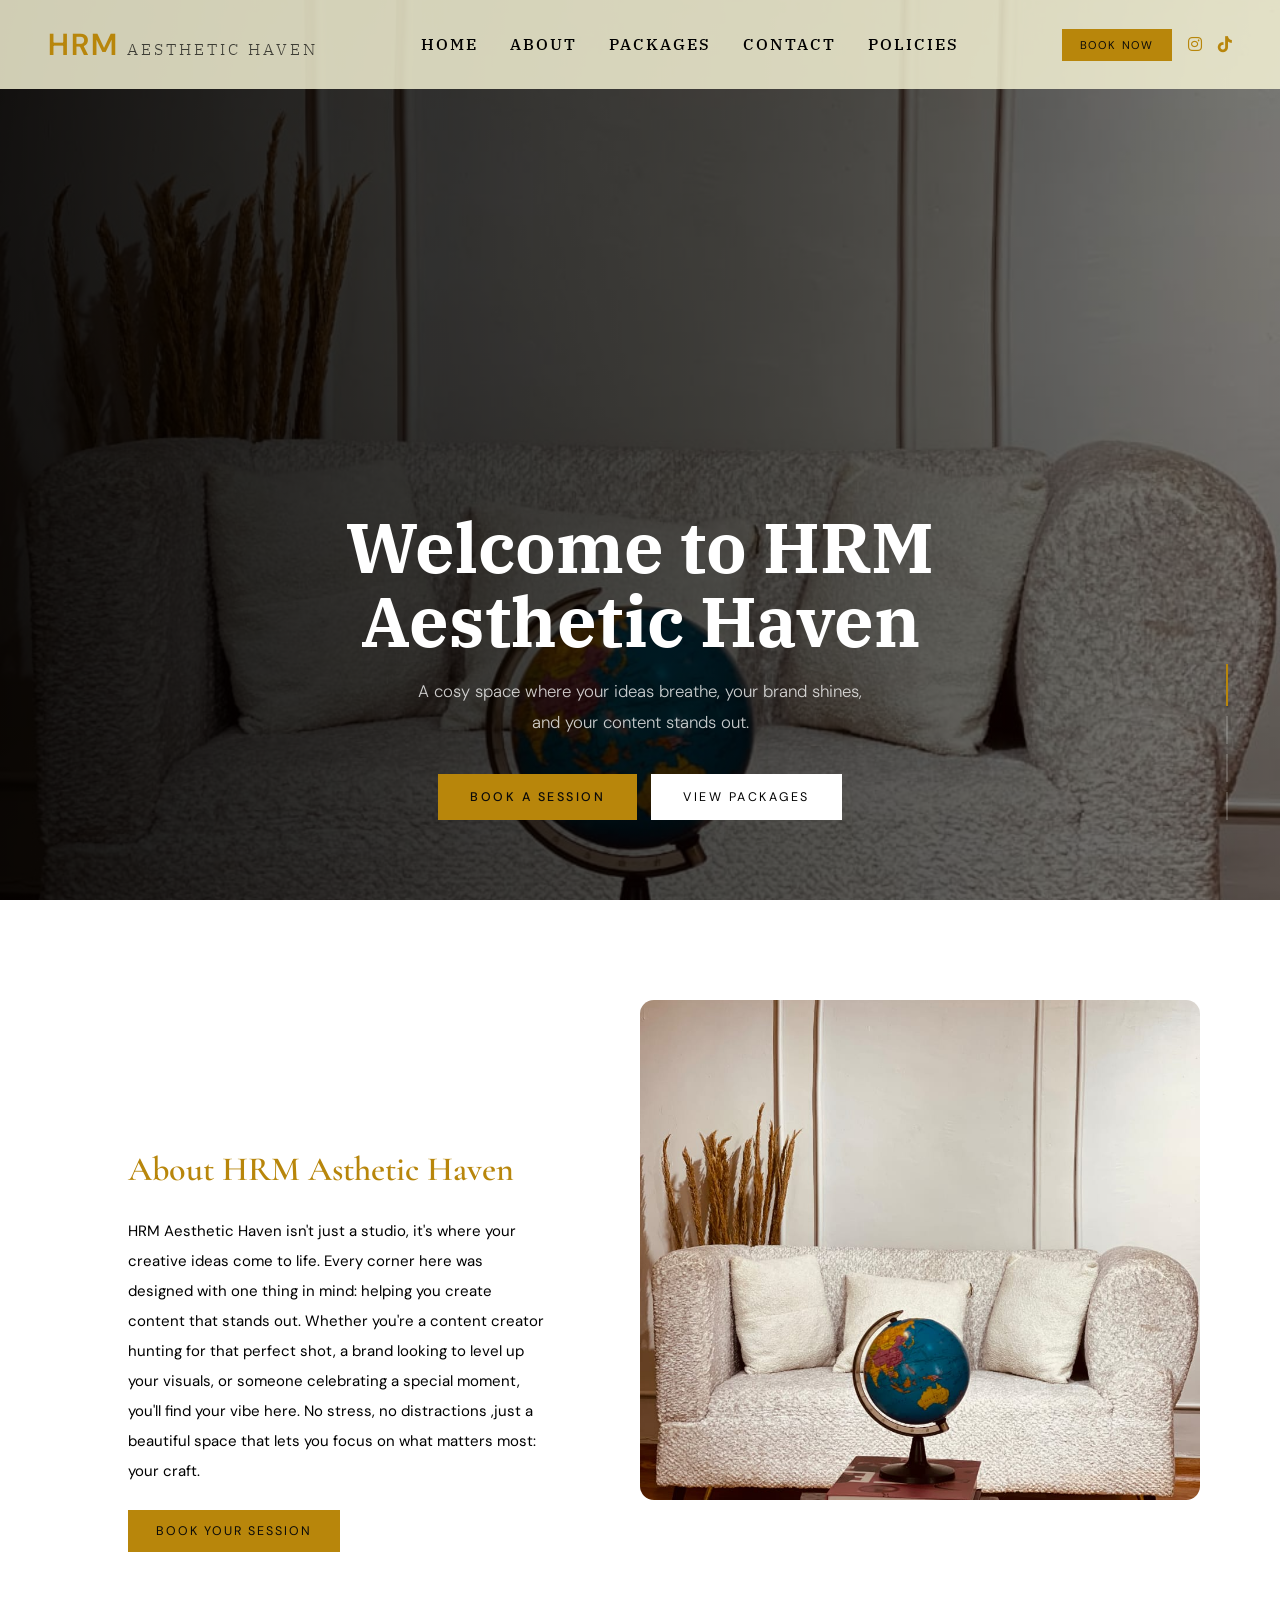
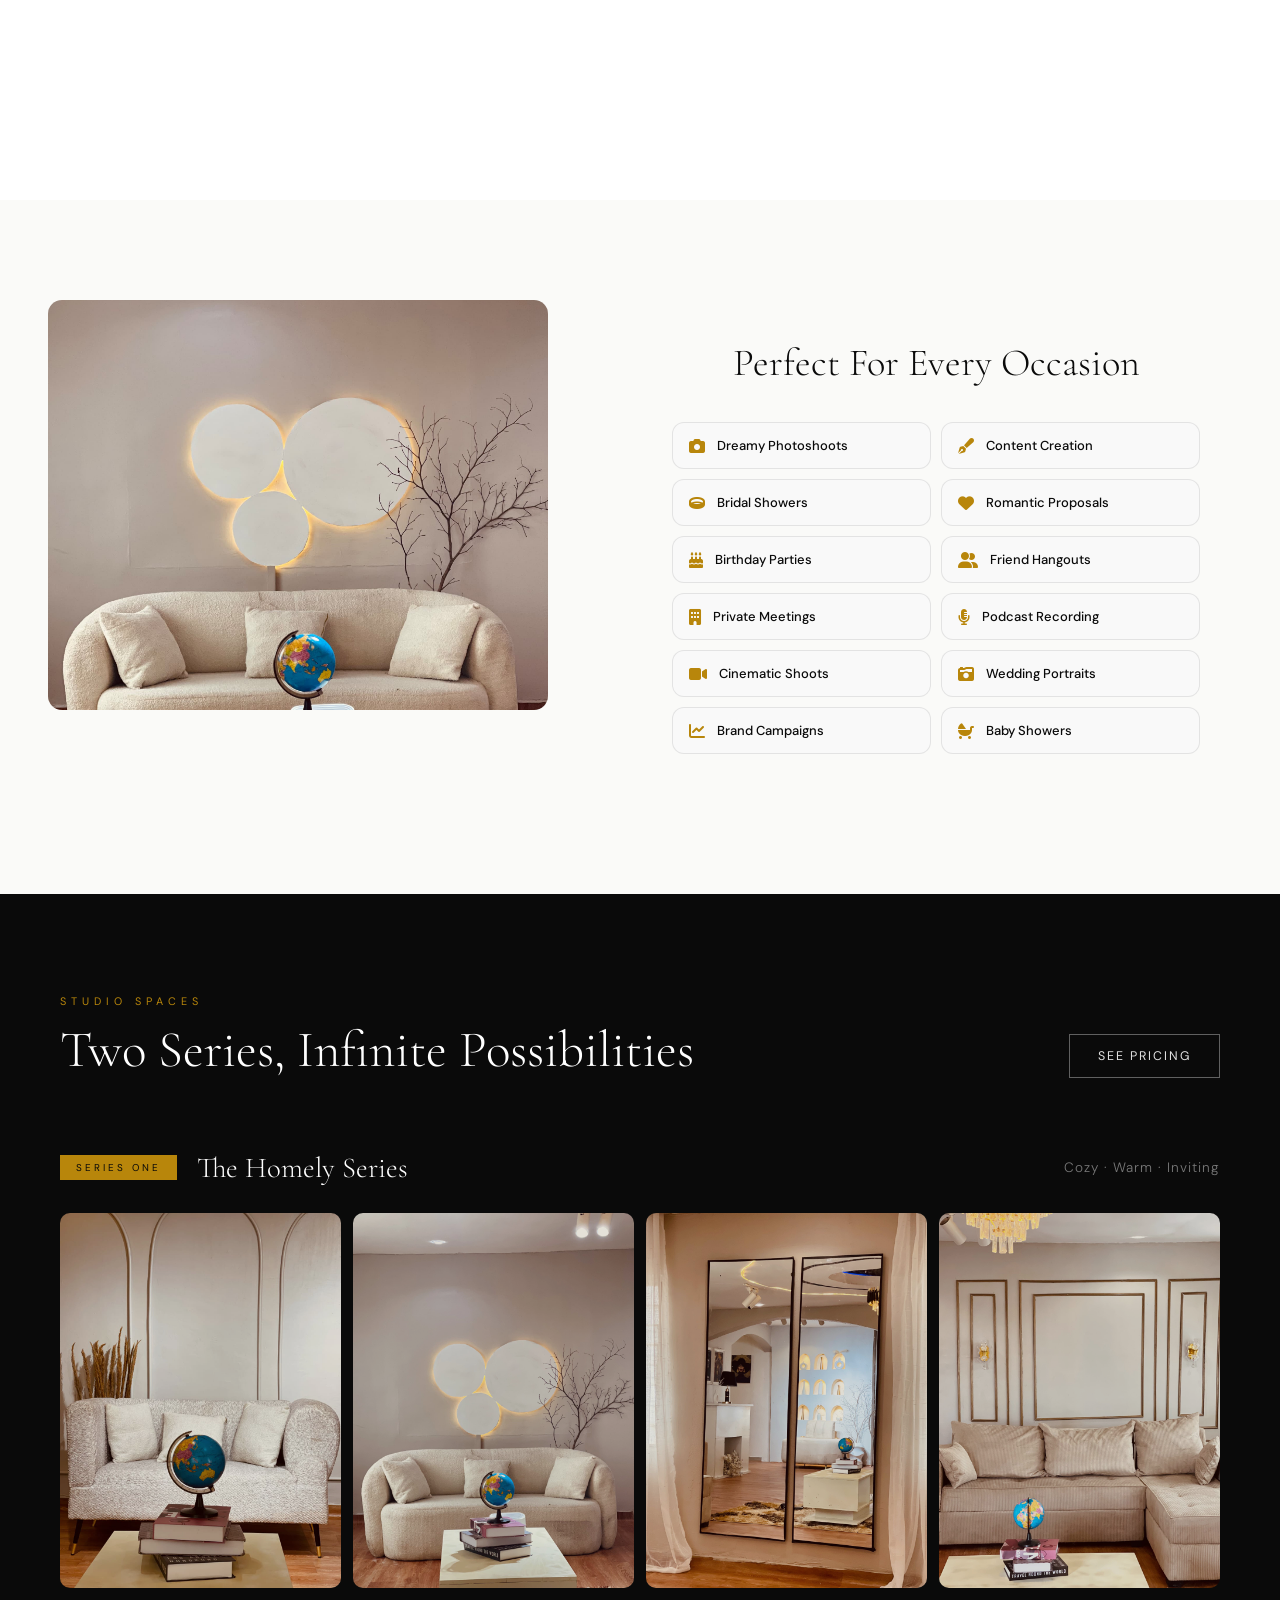
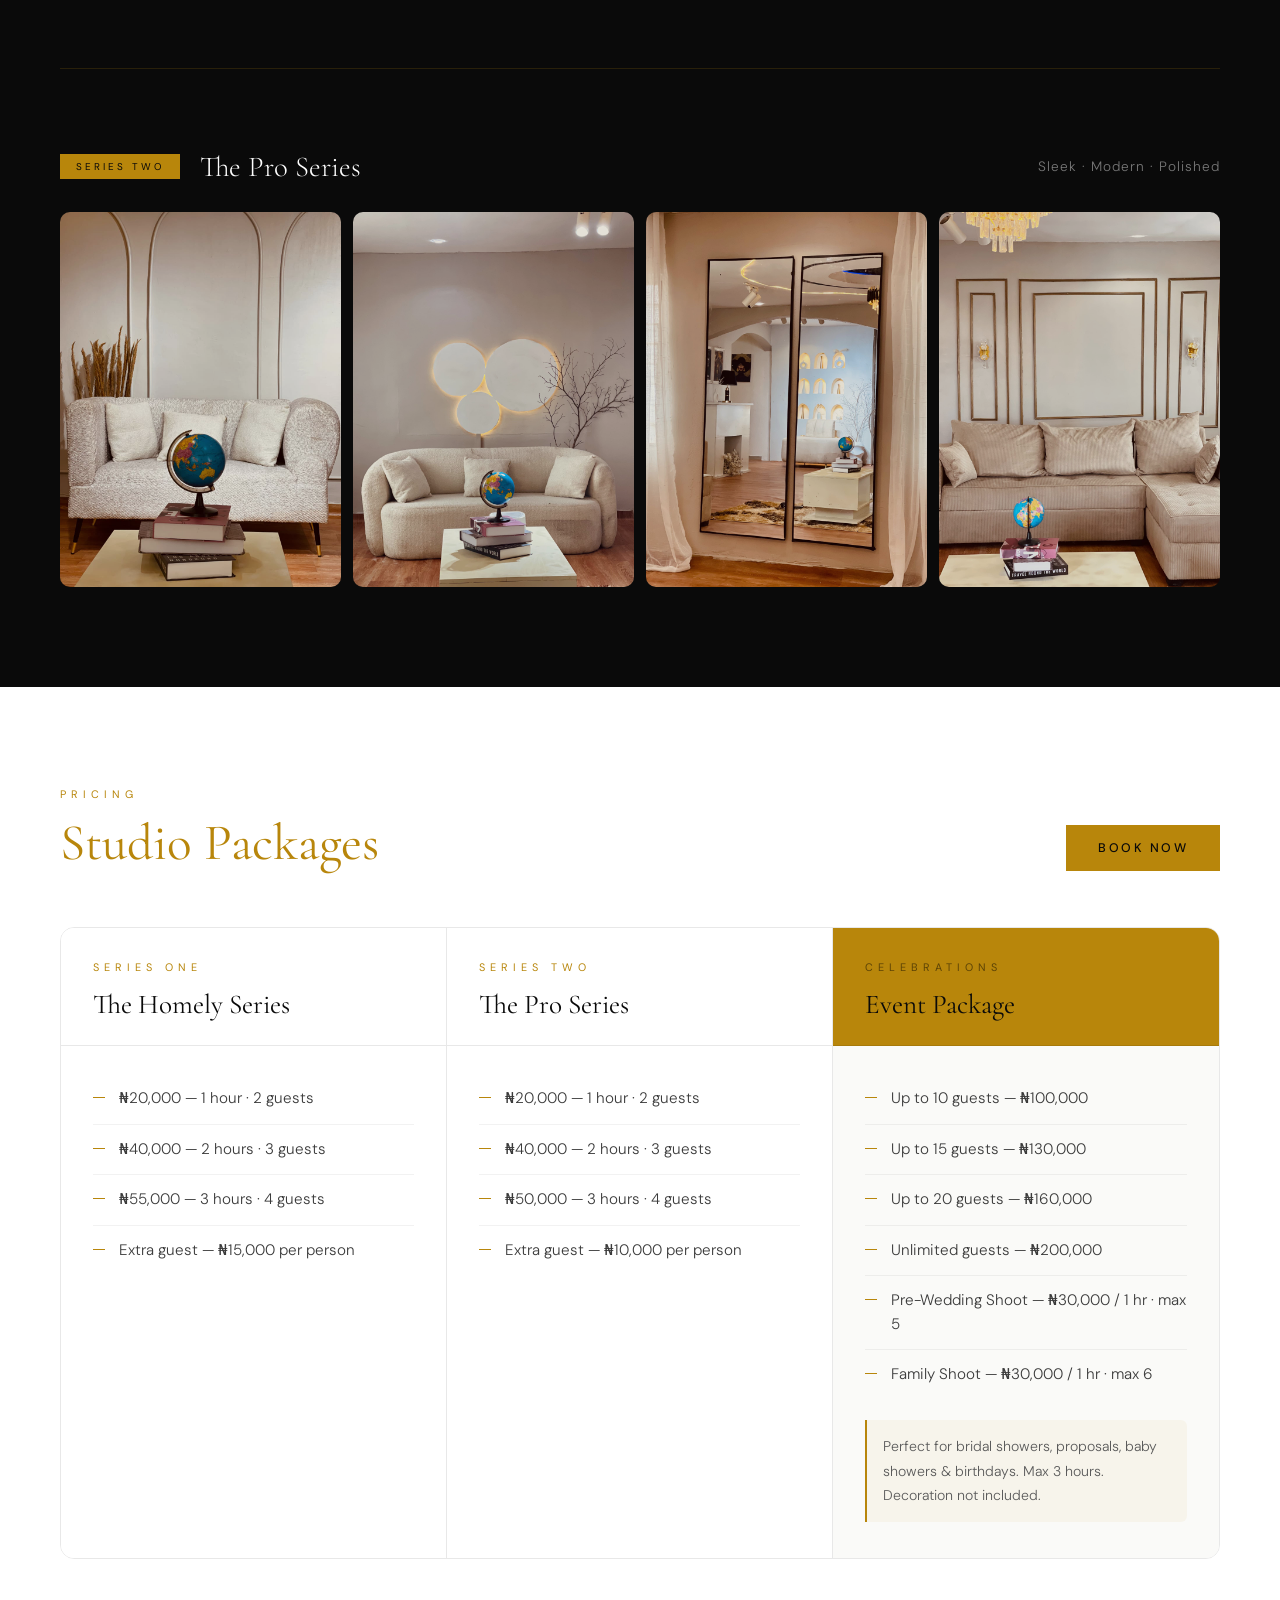
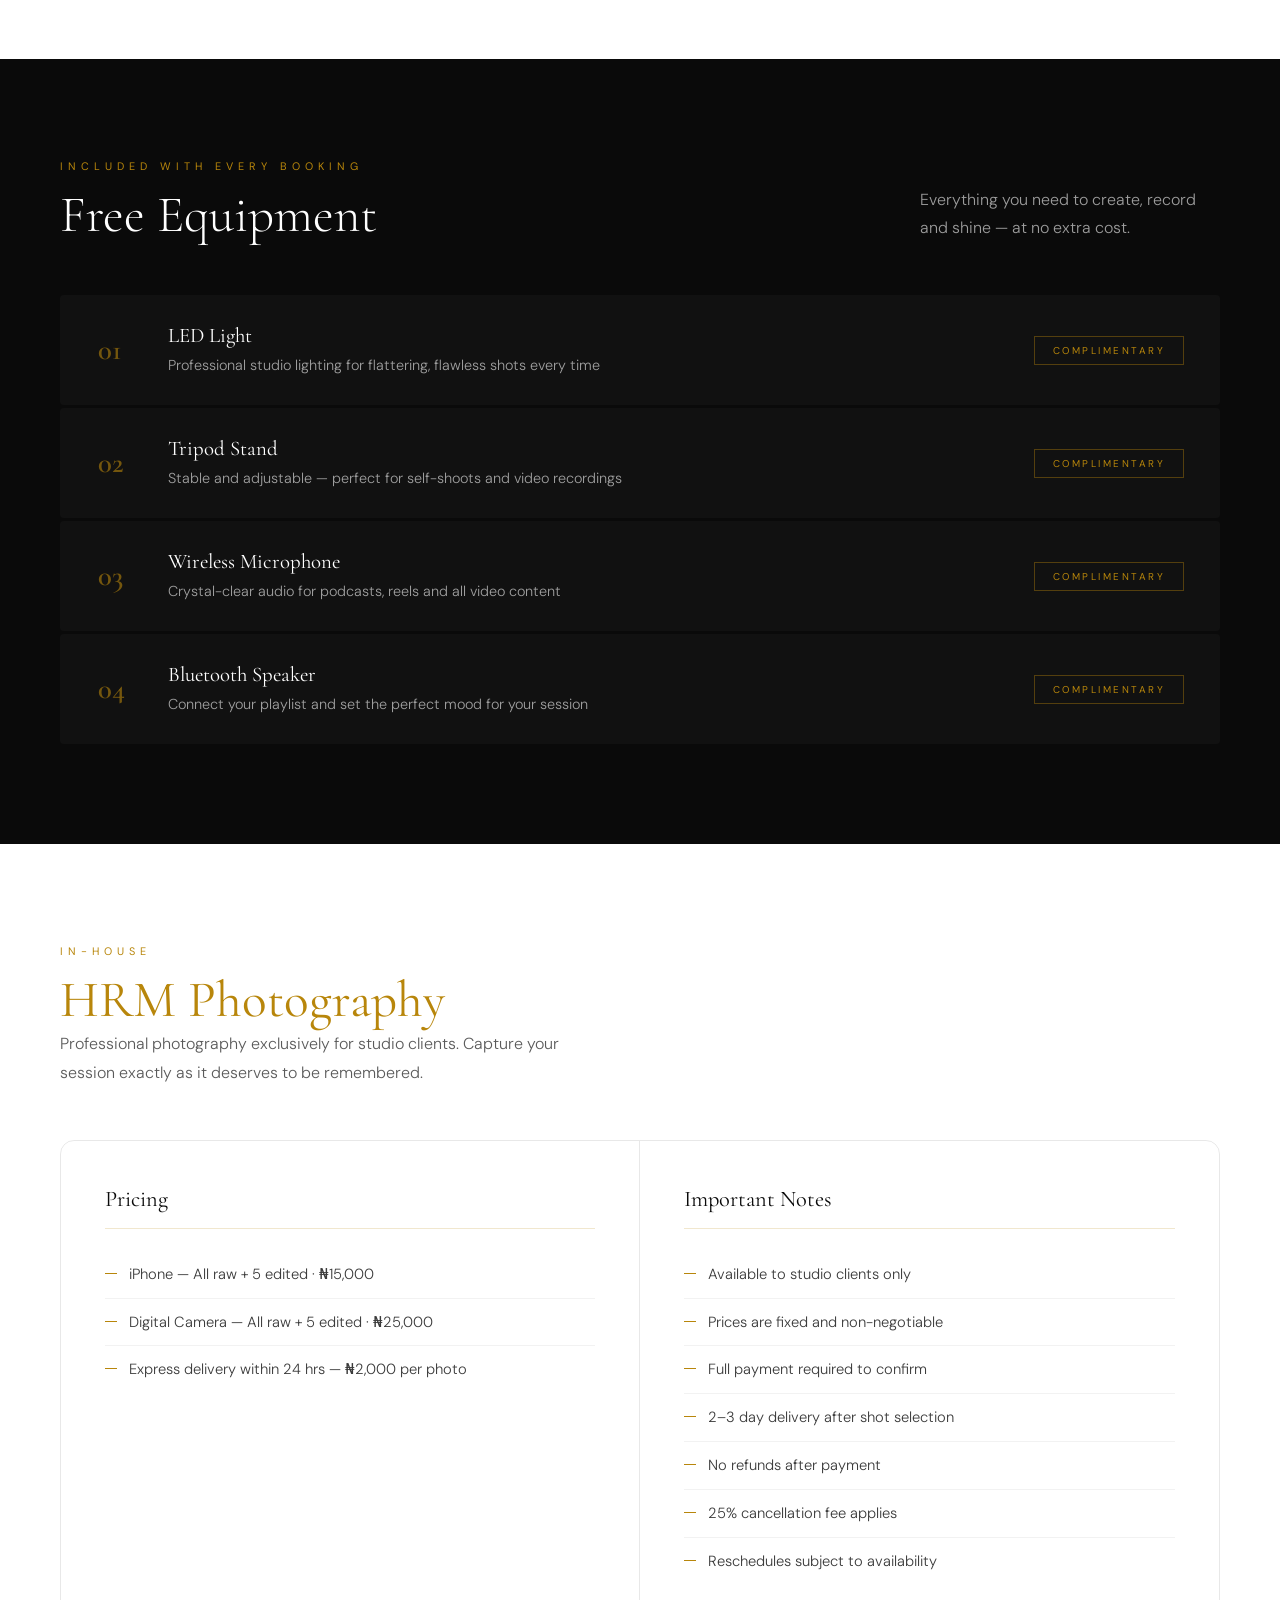
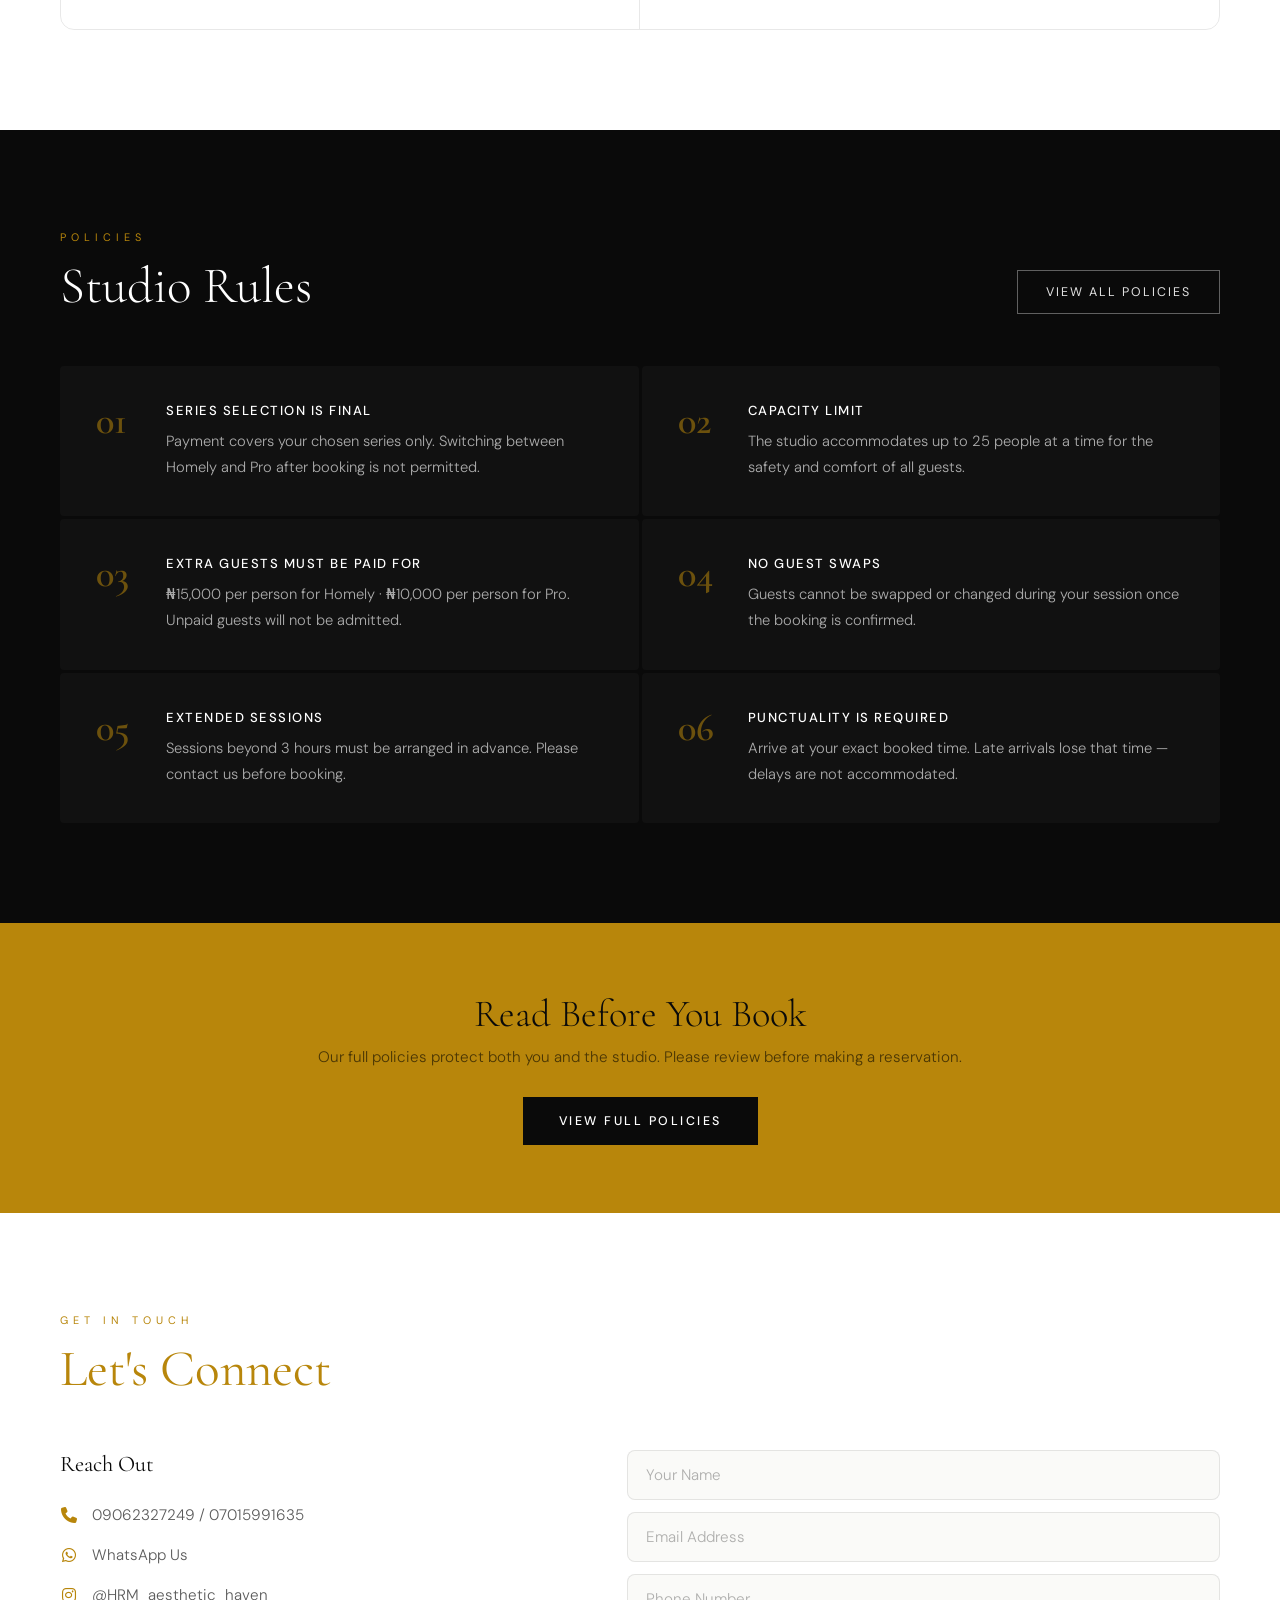
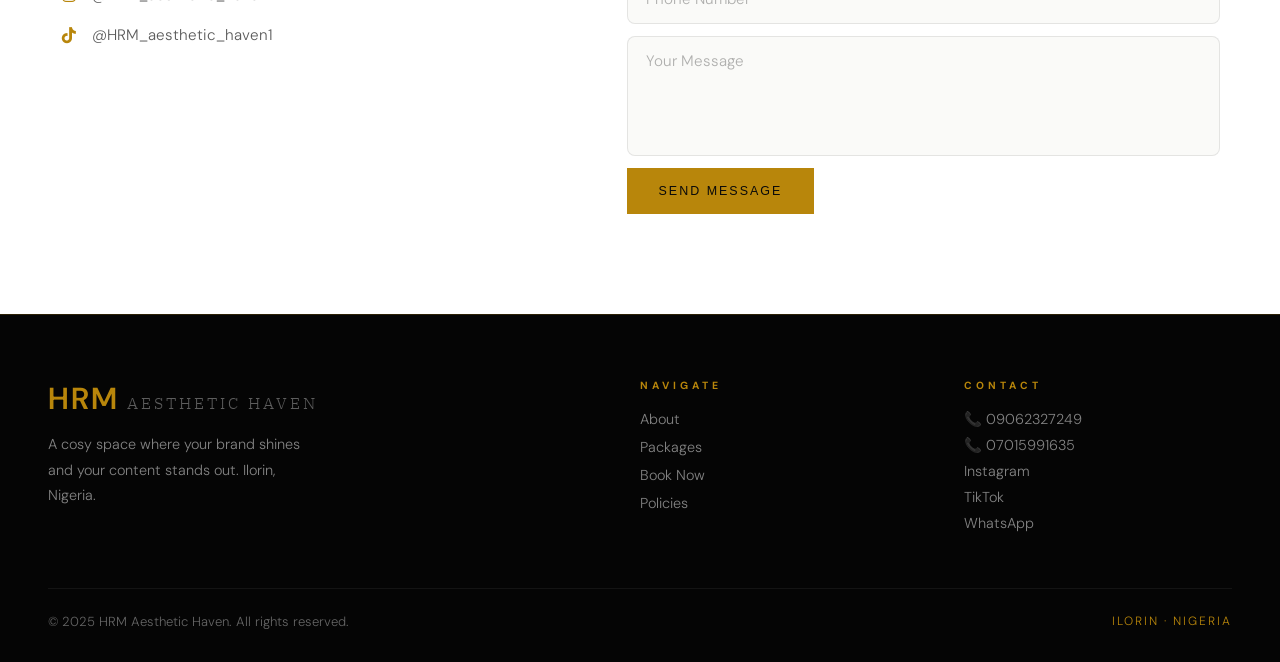
<file: index.html>
<!doctype html>
<html lang="en">
  <head>
    <meta charset="UTF-8" />
    <meta name="viewport" content="width=device-width, initial-scale=1.0" />
    <title>HRM Aesthetic Haven</title>
    <link
      href="https://fonts.googleapis.com/css2?family=Cormorant+Garamond:ital,wght@0,300;0,400;0,600;1,300;1,400;1,600&family=DM+Sans:wght@300;400;500&display=swap"
      rel="stylesheet"
    />
    <link rel="stylesheet" href="style.css" />
    <link
      href="https://fonts.googleapis.com/css2?family=IBM+Plex+Serif:wght@400;600;700&display=swap"
      rel="stylesheet"
    />
    <link
      rel="stylesheet"
      href="https://cdnjs.cloudflare.com/ajax/libs/font-awesome/6.5.0/css/all.min.css"
    />
  </head>
  <body>
    <!-- NAV
         Desktop: [Logo + name] · [centre links] · [Book Now | IG | TikTok]
         Mobile:  [Logo + name] · [IG | TikTok | Book Now | ☰]
         The "Book Now" in the overlay is a separate <li> shown only inside .open menu. -->
    <nav id="nav">
      <div class="logo">
        <span class="logo-hrm">HRM</span>
        <span class="logo-name">Aesthetic Haven</span>
      </div>

      <!-- Centre links (desktop) / full-screen overlay (mobile) -->
      <ul class="nav-links" id="navLinks">
        <li><a href="#">Home</a></li>
        <li><a href="#about">About</a></li>
        <li><a href="#packages">Packages</a></li>
        <li><a href="#contact">Contact</a></li>
        <li><a href="rules.html">Policies</a></li>
        <!-- Book Now visible only inside the mobile overlay -->
        <li class="mobile-only-book" style="margin-top: 8px">
          <a
            href="booking.html"
            style="
              background: var(--gold);
              color: #000;
              padding: 10px 24px;
              letter-spacing: 2px;
            "
            >Book Now</a
          >
        </li>
      </ul>

      <!-- Right cluster -->
      <div class="nav-extras">
        <!-- Book Now — shown on desktop AND mobile bar -->
        <a class="btn-book" href="booking.html">Book Now</a>
        <!-- Social icons — always visible -->
        <a
          href="https://instagram.com/HRM_aesthetic_haven"
          target="_blank"
          aria-label="Instagram"
        >
          <i class="fab fa-instagram"></i>
        </a>
        <a
          href="https://tiktok.com/@HRM_aesthetic_haven1"
          target="_blank"
          aria-label="TikTok"
        >
          <i class="fab fa-tiktok"></i>
        </a>
        <!-- Hamburger — only shown on mobile via CSS -->
        <button class="menu-toggle" onclick="toggleNav()" aria-label="Menu">
          ☰
        </button>
      </div>
    </nav>

    <!-- HERO -->
    <section class="hero">
      <div
        class="hero-slide active"
        style="background-image: url(&quot;hrm 1.jpg&quot;)"
      ></div>
      <div
        class="hero-slide"
        style="background-image: url(&quot;hrm 2.jpg&quot;)"
      ></div>
      <div
        class="hero-slide"
        style="background-image: url(&quot;hrm 3.jpg&quot;)"
      ></div>
      <div
        class="hero-slide"
        style="background-image: url(&quot;hrm 4.jpg&quot;)"
      ></div>
      <div class="hero-overlay"></div>
      <div class="hero-content">
        <h1 class="hero-h1">Welcome to HRM<br />Aesthetic Haven</h1>
        <p class="hero-sub">
          A cosy space where your ideas breathe, your brand shines, and your
          content stands out.
        </p>
        <div class="hero-actions">
          <a class="btn-primary" href="booking.html">Book a Session</a>
          <a class="btn-ghost-light" href="#packages">View Packages</a>
        </div>
      </div>
      <div class="hero-dots">
        <div class="hero-dot active" onclick="goToSlide(0)"></div>
        <div class="hero-dot" onclick="goToSlide(1)"></div>
        <div class="hero-dot" onclick="goToSlide(2)"></div>
        <div class="hero-dot" onclick="goToSlide(3)"></div>
      </div>
    </section>

    <section class="about" id="about">
      <div class="about-left reveal">
        <h2 class="h2-black">About HRM Asthetic Haven</h2>

        <p>
          HRM Aesthetic Haven isn't just a studio, it's where your creative
          ideas come to life. Every corner here was designed with one thing in
          mind: helping you create content that stands out. Whether you're a
          content creator hunting for that perfect shot, a brand looking to
          level up your visuals, or someone celebrating a special moment, you'll
          find your vibe here. No stress, no distractions ,just a beautiful
          space that lets you focus on what matters most: your craft.
        </p>
        <a class="btn-primary about-btn" href="booking.html"
          >Book Your Session</a
        >
      </div>
      <div class="about-right">
        <img src="hrm 1.jpg" alt="HRM Aesthetic Haven studio" />
      </div>
    </section>

    <!-- PERFECT SPACE CARDS SECTION (Replaced Inside the Studio) -->
    <section class="perfect-space" id="perfect-space">
      <div class="ps-left">
        <img src="hrm 2.jpg" alt="HRM Aesthetic Haven studio" />
      </div>

      <div class="ps-right">
        <div class="perfect-title">
          <h2>Perfect For Every Occasion</h2>
        </div>
        <div class="ps-grid">
          <div class="ps-card">
            <i class="fas fa-camera"></i><span>Dreamy Photoshoots</span>
          </div>
          <div class="ps-card">
            <i class="fas fa-pen-fancy"></i><span>Content Creation</span>
          </div>
          <div class="ps-card">
            <i class="fas fa-ring"></i><span>Bridal Showers</span>
          </div>
          <div class="ps-card">
            <i class="fas fa-heart"></i><span>Romantic Proposals</span>
          </div>
          <div class="ps-card">
            <i class="fas fa-birthday-cake"></i><span>Birthday Parties</span>
          </div>
          <div class="ps-card">
            <i class="fas fa-user-friends"></i><span>Friend Hangouts</span>
          </div>
          <div class="ps-card">
            <i class="fas fa-building"></i><span>Private Meetings</span>
          </div>
          <div class="ps-card">
            <i class="fas fa-microphone-alt"></i><span>Podcast Recording</span>
          </div>
          <div class="ps-card">
            <i class="fas fa-video"></i><span>Cinematic Shoots</span>
          </div>
          <div class="ps-card">
            <i class="fas fa-camera-retro"></i><span>Wedding Portraits</span>
          </div>
          <div class="ps-card">
            <i class="fas fa-chart-line"></i><span>Brand Campaigns</span>
          </div>
          <div class="ps-card">
            <i class="fas fa-baby-carriage"></i><span>Baby Showers</span>
          </div>
        </div>
      </div>
    </section>

    <!-- STUDIO SPACES -->
    <section class="studio" id="backgrounds">
      <div class="container">
        <div class="studio-hdr reveal">
          <div>
            <span class="eyebrow">Studio Spaces</span>
            <h2 class="h2-white">Two Series, Infinite Possibilities</h2>
          </div>
          <a class="btn-ghost-white" href="#packages">See Pricing</a>
        </div>
        <div class="series-block reveal">
          <div class="series-title-row">
            <span class="series-badge">Series One</span>
            <span class="series-name">The Homely Series</span>
            <span class="series-mood">Cozy · Warm · Inviting</span>
          </div>
          <div class="series-gallery">
            <div class="img-wrap"><img src="hrm 1.jpg" alt="Homely 1" /></div>
            <div class="img-wrap"><img src="hrm 2.jpg" alt="Homely 2" /></div>
            <div class="img-wrap"><img src="hrm 3.jpg" alt="Homely 3" /></div>
            <div class="img-wrap"><img src="hrm 4.jpg" alt="Homely 4" /></div>
          </div>
        </div>
        <div class="series-divider"></div>
        <div class="series-block reveal">
          <div class="series-title-row">
            <span class="series-badge">Series Two</span>
            <span class="series-name">The Pro Series</span>
            <span class="series-mood">Sleek · Modern · Polished</span>
          </div>
          <div class="series-gallery">
            <div class="img-wrap"><img src="hrm 1.jpg" alt="Pro 1" /></div>
            <div class="img-wrap"><img src="hrm 2.jpg" alt="Pro 2" /></div>
            <div class="img-wrap"><img src="hrm 3.jpg" alt="Pro 3" /></div>
            <div class="img-wrap"><img src="hrm 4.jpg" alt="Pro 4" /></div>
          </div>
        </div>
      </div>
    </section>

    <!-- PACKAGES -->
    <section class="packages" id="packages">
      <div class="container">
        <div class="pkg-hdr reveal">
          <div>
            <span class="eyebrow">Pricing</span>
            <h2 class="h2-black">Studio Packages</h2>
          </div>
          <a class="btn-primary" href="booking.html">Book Now</a>
        </div>
        <div class="pkg-grid reveal">
          <div class="pkg-card">
            <div class="pkg-head">
              <span class="eyebrow">Series One</span>
              <h3>The Homely Series</h3>
            </div>
            <div class="pkg-body">
              <ul class="pkg-list">
                <li>₦20,000 — 1 hour · 2 guests</li>
                <li>₦40,000 — 2 hours · 3 guests</li>
                <li>₦55,000 — 3 hours · 4 guests</li>
                <li>Extra guest — ₦15,000 per person</li>
              </ul>
            </div>
          </div>
          <div class="pkg-card">
            <div class="pkg-head">
              <span class="eyebrow">Series Two</span>
              <h3>The Pro Series</h3>
            </div>
            <div class="pkg-body">
              <ul class="pkg-list">
                <li>₦20,000 — 1 hour · 2 guests</li>
                <li>₦40,000 — 2 hours · 3 guests</li>
                <li>₦50,000 — 3 hours · 4 guests</li>
                <li>Extra guest — ₦10,000 per person</li>
              </ul>
            </div>
          </div>
          <div class="pkg-card featured">
            <div class="pkg-head">
              <span class="eyebrow">Celebrations</span>
              <h3>Event Package</h3>
            </div>
            <div class="pkg-body">
              <ul class="pkg-list">
                <li>Up to 10 guests — ₦100,000</li>
                <li>Up to 15 guests — ₦130,000</li>
                <li>Up to 20 guests — ₦160,000</li>
                <li>Unlimited guests — ₦200,000</li>
                <li>Pre-Wedding Shoot — ₦30,000 / 1 hr · max 5</li>
                <li>Family Shoot — ₦30,000 / 1 hr · max 6</li>
              </ul>
              <div class="pkg-note">
                <p>
                  Perfect for bridal showers, proposals, baby showers &amp;
                  birthdays. Max 3 hours. Decoration not included.
                </p>
              </div>
            </div>
          </div>
        </div>
      </div>
    </section>

    <!-- EQUIPMENT -->
    <section class="equipment">
      <div class="container">
        <div class="eq-hdr reveal">
          <div>
            <span class="eyebrow">Included with Every Booking</span>
            <h2 class="h2-white">Free Equipment</h2>
          </div>
          <p class="eq-sub">
            Everything you need to create, record and shine — at no extra cost.
          </p>
        </div>
        <div class="eq-rows reveal">
          <div class="eq-row">
            <span class="eq-row-num">01</span>
            <div class="eq-row-text">
              <h4>LED Light</h4>
              <p>
                Professional studio lighting for flattering, flawless shots
                every time
              </p>
            </div>
            <span class="eq-badge">Complimentary</span>
          </div>
          <div class="eq-row">
            <span class="eq-row-num">02</span>
            <div class="eq-row-text">
              <h4>Tripod Stand</h4>
              <p>
                Stable and adjustable — perfect for self-shoots and video
                recordings
              </p>
            </div>
            <span class="eq-badge">Complimentary</span>
          </div>
          <div class="eq-row">
            <span class="eq-row-num">03</span>
            <div class="eq-row-text">
              <h4>Wireless Microphone</h4>
              <p>
                Crystal-clear audio for podcasts, reels and all video content
              </p>
            </div>
            <span class="eq-badge">Complimentary</span>
          </div>
          <div class="eq-row">
            <span class="eq-row-num">04</span>
            <div class="eq-row-text">
              <h4>Bluetooth Speaker</h4>
              <p>
                Connect your playlist and set the perfect mood for your session
              </p>
            </div>
            <span class="eq-badge">Complimentary</span>
          </div>
        </div>
      </div>
    </section>

    <!-- PHOTOGRAPHY -->
    <section class="photography">
      <div class="container">
        <div class="reveal">
          <span class="eyebrow">In-House</span>
          <h2 class="h2-black">HRM Photography</h2>
        </div>
        <div class="photo-lead reveal">
          <p>
            Professional photography exclusively for studio clients. Capture
            your session exactly as it deserves to be remembered.
          </p>
        </div>
        <div class="photo-panels reveal">
          <div class="photo-panel">
            <h3>Pricing</h3>
            <ul class="photo-list">
              <li>iPhone — All raw + 5 edited · ₦15,000</li>
              <li>Digital Camera — All raw + 5 edited · ₦25,000</li>
              <li>Express delivery within 24 hrs — ₦2,000 per photo</li>
            </ul>
          </div>
          <div class="photo-panel">
            <h3>Important Notes</h3>
            <ul class="photo-list">
              <li>Available to studio clients only</li>
              <li>Prices are fixed and non-negotiable</li>
              <li>Full payment required to confirm</li>
              <li>2–3 day delivery after shot selection</li>
              <li>No refunds after payment</li>
              <li>25% cancellation fee applies</li>
              <li>Reschedules subject to availability</li>
            </ul>
          </div>
        </div>
      </div>
    </section>

    <!-- RULES -->
    <section class="rules" id="rules">
      <div class="container">
        <div class="rules-hdr reveal">
          <div>
            <span class="eyebrow">Policies</span>
            <h2 class="h2-white">Studio Rules</h2>
          </div>
          <a class="btn-ghost-white" href="rules.html" target="_blank"
            >View All Policies</a
          >
        </div>
        <div class="rules-grid reveal">
          <div class="rule-card">
            <span class="rule-num">01</span>
            <div class="rule-body">
              <h4>Series Selection is Final</h4>
              <p>
                Payment covers your chosen series only. Switching between Homely
                and Pro after booking is not permitted.
              </p>
            </div>
          </div>
          <div class="rule-card">
            <span class="rule-num">02</span>
            <div class="rule-body">
              <h4>Capacity Limit</h4>
              <p>
                The studio accommodates up to 25 people at a time for the safety
                and comfort of all guests.
              </p>
            </div>
          </div>
          <div class="rule-card">
            <span class="rule-num">03</span>
            <div class="rule-body">
              <h4>Extra Guests Must Be Paid For</h4>
              <p>
                ₦15,000 per person for Homely · ₦10,000 per person for Pro.
                Unpaid guests will not be admitted.
              </p>
            </div>
          </div>
          <div class="rule-card">
            <span class="rule-num">04</span>
            <div class="rule-body">
              <h4>No Guest Swaps</h4>
              <p>
                Guests cannot be swapped or changed during your session once the
                booking is confirmed.
              </p>
            </div>
          </div>
          <div class="rule-card">
            <span class="rule-num">05</span>
            <div class="rule-body">
              <h4>Extended Sessions</h4>
              <p>
                Sessions beyond 3 hours must be arranged in advance. Please
                contact us before booking.
              </p>
            </div>
          </div>
          <div class="rule-card">
            <span class="rule-num">06</span>
            <div class="rule-body">
              <h4>Punctuality is Required</h4>
              <p>
                Arrive at your exact booked time. Late arrivals lose that time —
                delays are not accommodated.
              </p>
            </div>
          </div>
        </div>
      </div>
    </section>

    <!-- RULES CTA -->
    <div class="rules-cta">
      <h3>Read Before You Book</h3>
      <p>
        Our full policies protect both you and the studio. Please review before
        making a reservation.
      </p>
      <a class="btn-solid-dark" href="/rules" target="_blank"
        >View Full Policies</a
      >
    </div>

    <!-- CONTACT -->
    <section class="contact" id="contact">
      <div class="container">
        <div class="reveal">
          <span class="eyebrow">Get in Touch</span>
          <h2 class="h2-black">Let's Connect</h2>
        </div>
        <div class="contact-grid reveal">
          <div class="contact-info">
            <h3>Reach Out</h3>
            <div class="c-row">
              <i class="fas fa-phone"></i><span>09062327249 / 07015991635</span>
            </div>
            <div class="c-row">
              <i class="fab fa-whatsapp"></i
              ><a href="https://wa.me/2349062327249" target="_blank"
                >WhatsApp Us</a
              >
            </div>
            <div class="c-row">
              <i class="fab fa-instagram"></i
              ><a
                href="https://instagram.com/HRM_aesthetic_haven"
                target="_blank"
                >@HRM_aesthetic_haven</a
              >
            </div>
            <div class="c-row">
              <i class="fab fa-tiktok"></i
              ><a
                href="https://tiktok.com/@HRM_aesthetic_haven1"
                target="_blank"
                >@HRM_aesthetic_haven1</a
              >
            </div>
          </div>
          <div class="contact-form">
            <input type="text" placeholder="Your Name" />
            <input type="email" placeholder="Email Address" />
            <input type="tel" placeholder="Phone Number" />
            <textarea placeholder="Your Message"></textarea>
            <button class="btn-form">Send Message</button>
          </div>
        </div>
      </div>
    </section>

    <!-- FOOTER -->
    <footer>
      <div class="footer-grid">
        <div>
          <div class="logo">
            <span class="logo-hrm">HRM</span>
            <span class="logo-name" style="color: rgba(255, 255, 255, 0.5)"
              >Aesthetic Haven</span
            >
          </div>
          <p class="footer-desc">
            A cosy space where your brand shines and your content stands out.
            Ilorin, Nigeria.
          </p>
        </div>
        <div class="fc">
          <h4>Navigate</h4>
          <ul>
            <li><a href="#about">About</a></li>
            <li><a href="#packages">Packages</a></li>
            <li><a href="/booking">Book Now</a></li>
            <li><a href="/rules">Policies</a></li>
          </ul>
        </div>
        <div class="fc">
          <h4>Contact</h4>
          <p>📞 09062327249</p>
          <p>📞 07015991635</p>
          <p style="margin-top: 8px">
            <a href="https://instagram.com/HRM_aesthetic_haven" target="_blank"
              >Instagram</a
            >
          </p>
          <p>
            <a href="https://tiktok.com/@HRM_aesthetic_haven1" target="_blank"
              >TikTok</a
            >
          </p>
          <p>
            <a href="https://wa.me/2349062327249" target="_blank">WhatsApp</a>
          </p>
        </div>
      </div>
      <div class="footer-bot">
        <p>&copy; 2025 HRM Aesthetic Haven. All rights reserved.</p>
        <p class="gold">Ilorin · Nigeria</p>
      </div>
    </footer>

    <script>
      /* Hide the mobile-only Book Now from desktop nav */
      (function () {
        var mobileBook = document.querySelector(".mobile-only-book");
        function checkWidth() {
          if (window.innerWidth > 960) {
            mobileBook.style.display = "none";
          } else {
            mobileBook.style.display = "";
          }
        }
        checkWidth();
        window.addEventListener("resize", checkWidth);
      })();

      /* Nav scroll */
      var nav = document.getElementById("nav");
      window.addEventListener("scroll", function () {
        nav.classList.toggle("scrolled", window.scrollY > 60);
      });

      /* Mobile nav */
      function toggleNav() {
        document.getElementById("navLinks").classList.toggle("open");
      }
      document.querySelectorAll("#navLinks a").forEach(function (a) {
        a.addEventListener("click", function () {
          document.getElementById("navLinks").classList.remove("open");
        });
      });

      /* Hero slider */
      var slides = document.querySelectorAll(".hero-slide");
      var dots = document.querySelectorAll(".hero-dot");
      var current = 0,
        heroTimer;
      function goToSlide(n) {
        slides[current].classList.remove("active");
        dots[current].classList.remove("active");
        current = n;
        slides[current].classList.add("active");
        dots[current].classList.add("active");
        clearInterval(heroTimer);
        heroTimer = setInterval(nextSlide, 5000);
      }
      function nextSlide() {
        goToSlide((current + 1) % slides.length);
      }
      heroTimer = setInterval(nextSlide, 5000);

      /* Scroll reveal */
      var reveals = document.querySelectorAll(".reveal");
      var obs = new IntersectionObserver(
        function (entries) {
          entries.forEach(function (e) {
            if (e.isIntersecting) e.target.classList.add("visible");
          });
        },
        { threshold: 0.08 },
      );
      reveals.forEach(function (el) {
        obs.observe(el);
      });
    </script>
  </body>
</html>
</file>
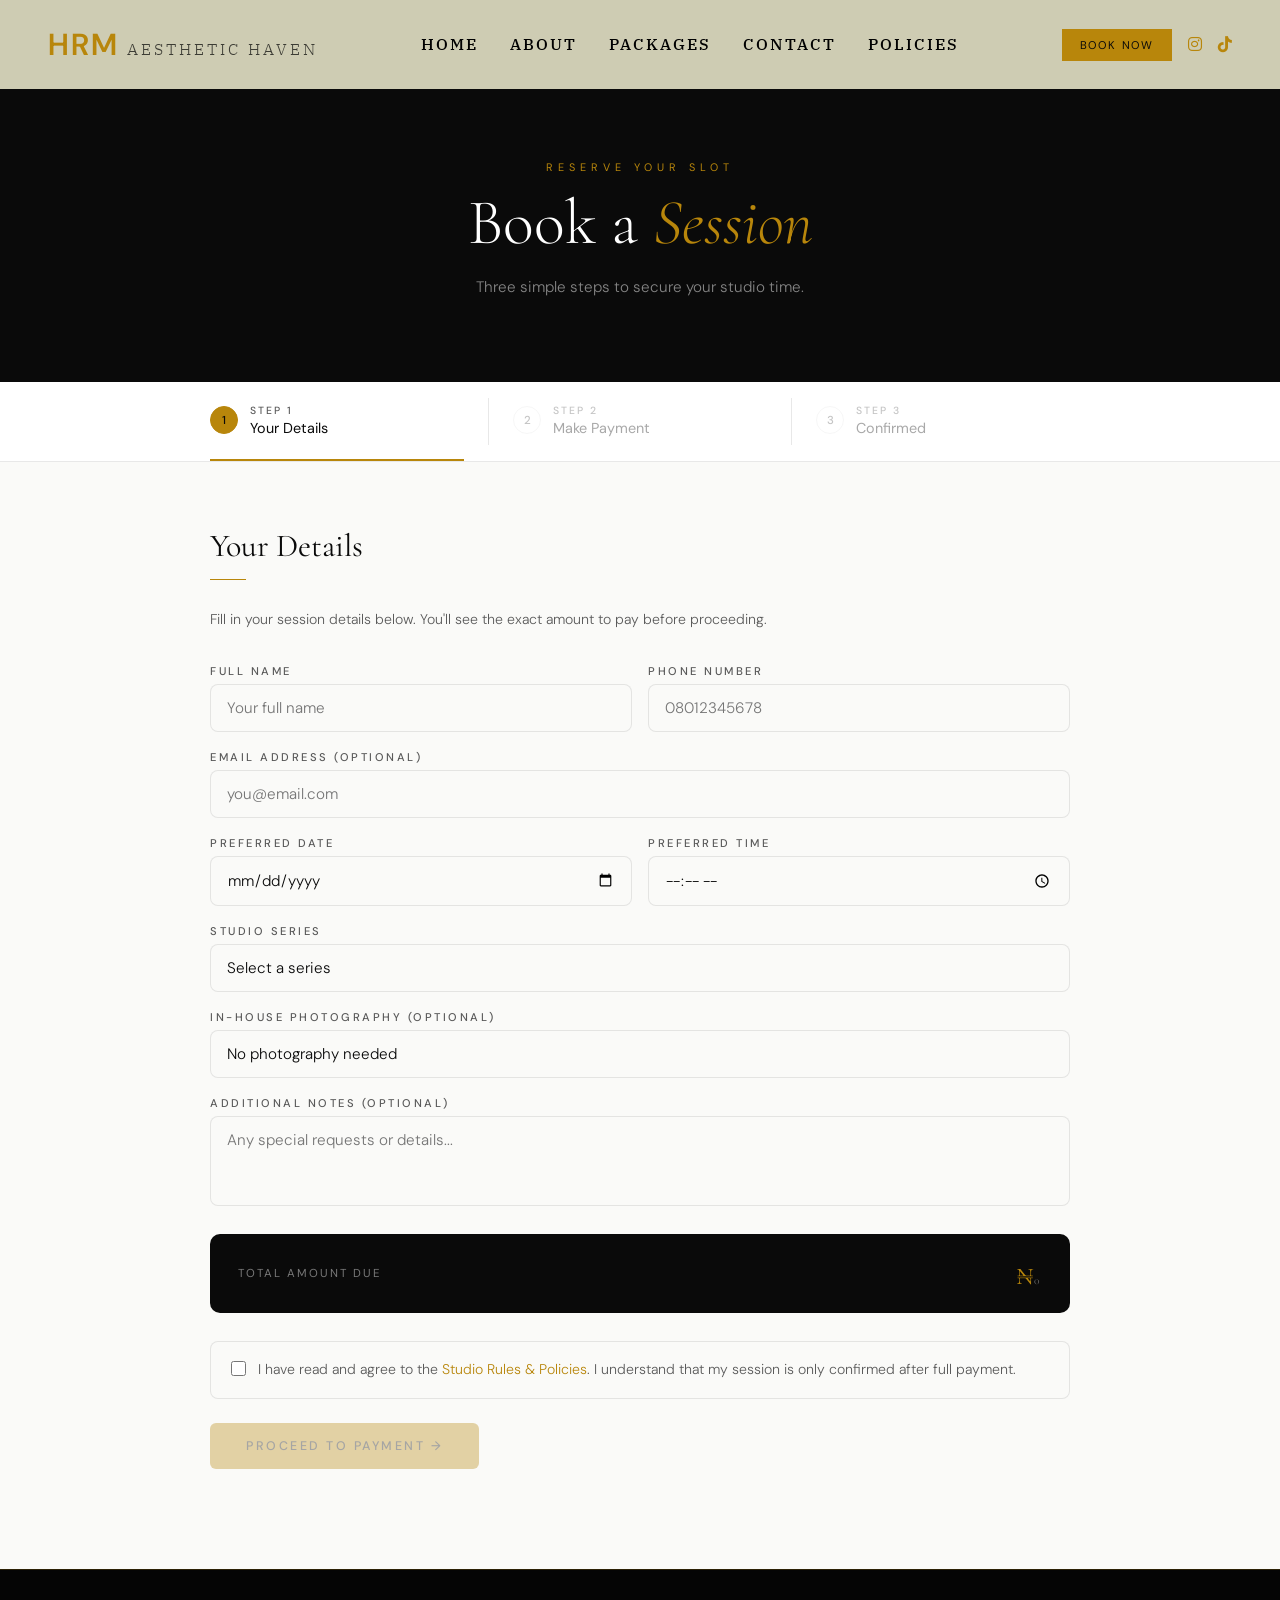
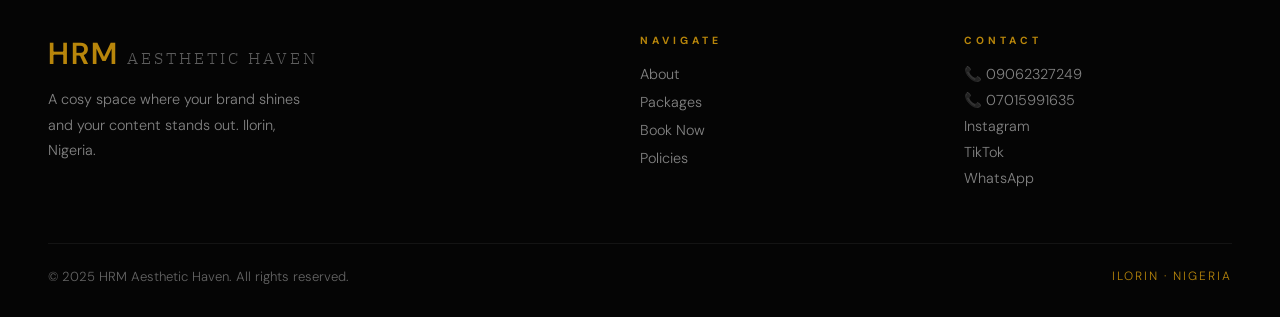
<file: booking.html>
<!doctype html>
<html lang="en">
  <head>
    <meta charset="UTF-8" />
    <meta name="viewport" content="width=device-width, initial-scale=1.0" />
    <title>Book a Session — HRM Aesthetic Haven</title>
    <link
      href="https://fonts.googleapis.com/css2?family=Cormorant+Garamond:ital,wght@0,300;0,400;0,600;1,300;1,400;1,600&family=DM+Sans:wght@300;400;500&display=swap"
      rel="stylesheet"
    />
    <link
      href="https://fonts.googleapis.com/css2?family=IBM+Plex+Serif:wght@400;600;700&display=swap"
      rel="stylesheet"
    />
    <link
      rel="stylesheet"
      href="https://cdnjs.cloudflare.com/ajax/libs/font-awesome/6.5.0/css/all.min.css"
    />
    <link rel="stylesheet" href="style.css" />
    <style>
      /* ── HERO ── */
      .booking-hero {
        background: var(--black);
        padding: 160px 48px 80px;
        text-align: center;
      }
      .booking-hero h1 {
        font-family: "Cormorant Garamond", serif;
        font-size: clamp(2.8rem, 5vw, 4.5rem);
        font-weight: 300;
        color: #fff;
        line-height: 1.1;
        margin-top: 12px;
      }
      .booking-hero h1 em {
        font-style: italic;
        color: var(--gold);
      }
      .booking-hero p {
        font-size: 0.95rem;
        color: rgba(255, 255, 255, 0.5);
        font-weight: 300;
        margin-top: 16px;
        line-height: 1.8;
      }

      /* ── STEPS INDICATOR ── */
      .steps-bar {
        background: #fff;
        border-bottom: 1px solid var(--border-light);
        padding: 0 48px;
      }
      .steps-bar-inner {
        max-width: 860px;
        margin: 0 auto;
        display: flex;
        align-items: stretch;
      }
      .step-tab {
        flex: 1;
        display: flex;
        align-items: center;
        gap: 12px;
        padding: 22px 0;
        border-bottom: 2px solid transparent;
        opacity: 0.35;
        transition: all 0.3s;
      }
      .step-tab.active {
        opacity: 1;
        border-bottom-color: var(--gold);
      }
      .step-tab.done {
        opacity: 0.6;
      }
      .step-num {
        width: 28px;
        height: 28px;
        border-radius: 50%;
        border: 1px solid var(--border-light);
        display: flex;
        align-items: center;
        justify-content: center;
        font-size: 0.72rem;
        font-weight: 500;
        color: var(--text-muted);
        flex-shrink: 0;
        transition: all 0.3s;
      }
      .step-tab.active .step-num {
        background: var(--gold);
        border-color: var(--gold);
        color: var(--black);
      }
      .step-tab.done .step-num {
        background: var(--black);
        border-color: var(--black);
        color: #fff;
      }
      .step-info {
        display: flex;
        flex-direction: column;
      }
      .step-label {
        font-size: 0.65rem;
        letter-spacing: 2px;
        text-transform: uppercase;
        color: var(--text-muted);
        font-weight: 500;
      }
      .step-title {
        font-size: 0.9rem;
        font-weight: 400;
        color: var(--black);
        margin-top: 2px;
      }
      .step-divider {
        width: 1px;
        background: var(--border-light);
        margin: 16px 24px;
      }

      /* ── LAYOUT ── */
      .booking-wrap {
        background: var(--white);
        padding: 64px 48px 100px;
      }
      .booking-inner {
        max-width: 860px;
        margin: 0 auto;
      }

      /* ── PANELS ── */
      .step-panel {
        display: none;
      }
      .step-panel.active {
        display: block;
      }

      /* ── FORM STYLES ── */
      .panel-title {
        font-family: "Cormorant Garamond", serif;
        font-size: 2rem;
        font-weight: 400;
        color: var(--black);
        margin-bottom: 6px;
      }
      .panel-sub {
        font-size: 0.88rem;
        color: var(--text-muted);
        font-weight: 300;
        margin-bottom: 32px;
        line-height: 1.7;
      }
      .gold-rule {
        width: 36px;
        height: 1px;
        background: var(--gold);
        margin: 14px 0 28px;
      }

      .form-row {
        display: grid;
        grid-template-columns: 1fr 1fr;
        gap: 16px;
      }
      .form-group {
        display: flex;
        flex-direction: column;
        gap: 6px;
        margin-bottom: 18px;
      }
      .form-group label {
        font-size: 0.7rem;
        letter-spacing: 2.5px;
        text-transform: uppercase;
        color: var(--text-muted);
        font-weight: 500;
      }
      .form-group input,
      .form-group select,
      .form-group textarea {
        background: #fafaf8;
        border: 1px solid var(--border-light);
        color: var(--black);
        font-family: "DM Sans", sans-serif;
        font-size: 0.95rem;
        font-weight: 300;
        padding: 13px 16px;
        outline: none;
        border-radius: 8px;
        transition: border-color 0.3s;
        width: 100%;
        appearance: none;
      }
      .form-group input:focus,
      .form-group select:focus,
      .form-group textarea:focus {
        border-color: var(--gold);
      }
      .form-group textarea {
        height: 90px;
        resize: none;
      }

      /* ── PRICE BAR ── */
      .price-bar {
        background: var(--black);
        border-radius: 10px;
        padding: 20px 28px;
        display: flex;
        justify-content: space-between;
        align-items: center;
        margin: 28px 0;
      }
      .price-bar span {
        font-size: 0.72rem;
        letter-spacing: 2px;
        text-transform: uppercase;
        color: rgba(255, 255, 255, 0.45);
      }
      .price-bar strong {
        font-family: "Cormorant Garamond", serif;
        font-size: 2rem;
        font-weight: 300;
        color: var(--gold);
      }

      /* ── POLICY CHECK ── */
      .policy-check {
        display: flex;
        gap: 12px;
        align-items: flex-start;
        padding: 16px 20px;
        background: #fafaf8;
        border: 1px solid var(--border-light);
        border-radius: 8px;
        margin-bottom: 24px;
      }
      .policy-check input[type="checkbox"] {
        width: 15px;
        height: 15px;
        margin-top: 3px;
        flex-shrink: 0;
        accent-color: var(--gold);
      }
      .policy-check label {
        font-size: 0.88rem;
        color: var(--text-muted);
        font-weight: 300;
        line-height: 1.7;
      }
      .policy-check a {
        color: var(--gold);
      }

      /* ── BUTTONS ── */
      .btn-next {
        background: var(--gold);
        color: var(--black);
        font-family: "DM Sans", sans-serif;
        font-size: 0.78rem;
        letter-spacing: 2.5px;
        text-transform: uppercase;
        font-weight: 500;
        padding: 15px 36px;
        border: none;
        cursor: pointer;
        border-radius: 6px;
        transition: all 0.3s;
      }
      .btn-next:hover {
        background: var(--gold-light);
        transform: translateY(-1px);
      }
      .btn-next:disabled {
        opacity: 0.35;
        cursor: not-allowed;
        transform: none;
      }
      .btn-back {
        background: transparent;
        color: var(--text-muted);
        font-family: "DM Sans", sans-serif;
        font-size: 0.78rem;
        letter-spacing: 2px;
        text-transform: uppercase;
        font-weight: 400;
        padding: 15px 24px;
        border: 1px solid var(--border-light);
        cursor: pointer;
        border-radius: 6px;
        transition: all 0.3s;
        margin-right: 12px;
      }
      .btn-back:hover {
        border-color: var(--black);
        color: var(--black);
      }
      .btn-actions {
        display: flex;
        align-items: center;
        margin-top: 8px;
      }

      /* ── STEP 2: BANK DETAILS ── */
      .bank-block {
        background: var(--black);
        border-radius: 14px;
        overflow: hidden;
        margin-bottom: 28px;
      }
      .bank-block-head {
        padding: 24px 32px;
        border-bottom: 1px solid rgba(184, 134, 11, 0.15);
        display: flex;
        align-items: center;
        gap: 12px;
      }
      .bank-block-head i {
        color: var(--gold);
      }
      .bank-block-head span {
        font-size: 0.7rem;
        letter-spacing: 3px;
        text-transform: uppercase;
        color: rgba(255, 255, 255, 0.5);
        font-weight: 400;
      }
      .bank-block-body {
        padding: 28px 32px;
      }
      .bank-row {
        display: flex;
        justify-content: space-between;
        align-items: baseline;
        padding: 14px 0;
        border-bottom: 1px solid rgba(255, 255, 255, 0.05);
      }
      .bank-row:last-child {
        border-bottom: none;
      }
      .bank-row-label {
        font-size: 0.72rem;
        letter-spacing: 2px;
        text-transform: uppercase;
        color: rgba(255, 255, 255, 0.35);
        font-weight: 400;
      }
      .bank-row-val {
        font-size: 0.95rem;
        color: rgba(255, 255, 255, 0.85);
        font-weight: 300;
        text-align: right;
      }
      .bank-row-val.acct-num {
        font-family: "IBM Plex Serif", serif;
        font-size: 1.6rem;
        font-weight: 600;
        color: var(--gold);
        letter-spacing: 1px;
      }
      .bank-row-val.total-due {
        font-family: "Cormorant Garamond", serif;
        font-size: 1.8rem;
        font-weight: 300;
        color: var(--gold);
      }

      .bank-notice {
        background: rgba(184, 134, 11, 0.07);
        border: 1px solid rgba(184, 134, 11, 0.18);
        border-radius: 8px;
        padding: 16px 20px;
        margin-bottom: 28px;
        display: flex;
        gap: 12px;
        align-items: flex-start;
      }
      .bank-notice i {
        color: var(--gold);
        font-size: 0.85rem;
        margin-top: 2px;
        flex-shrink: 0;
      }
      .bank-notice p {
        font-size: 0.88rem;
        color: var(--text-muted);
        font-weight: 300;
        line-height: 1.7;
      }

      .btn-paid {
        width: 100%;
        background: var(--gold);
        color: var(--black);
        font-family: "DM Sans", sans-serif;
        font-size: 0.78rem;
        letter-spacing: 2.5px;
        text-transform: uppercase;
        font-weight: 500;
        padding: 16px;
        border: none;
        cursor: pointer;
        border-radius: 8px;
        transition: all 0.3s;
      }
      .btn-paid:hover {
        background: var(--gold-light);
        transform: translateY(-1px);
      }

      /* ── STEP 3: CONFIRMED ── */
      .confirmed-block {
        text-align: center;
        padding: 40px 0;
      }
      .confirmed-icon {
        width: 72px;
        height: 72px;
        background: var(--gold);
        border-radius: 50%;
        display: flex;
        align-items: center;
        justify-content: center;
        margin: 0 auto 28px;
      }
      .confirmed-icon i {
        color: var(--black);
        font-size: 1.5rem;
      }
      .confirmed-block h2 {
        font-family: "Cormorant Garamond", serif;
        font-size: 2.4rem;
        font-weight: 300;
        color: var(--black);
        margin-bottom: 10px;
      }
      .confirmed-block .conf-sub {
        font-size: 0.95rem;
        color: var(--text-muted);
        font-weight: 300;
        line-height: 1.8;
        max-width: 460px;
        margin: 0 auto 40px;
      }

      .address-card {
        background: var(--black);
        border-radius: 14px;
        padding: 36px;
        max-width: 480px;
        margin: 0 auto 32px;
        text-align: left;
      }
      .address-card .eyebrow {
        margin-bottom: 10px;
      }
      .address-card h3 {
        font-family: "Cormorant Garamond", serif;
        font-size: 1.4rem;
        font-weight: 400;
        color: #fff;
        line-height: 1.4;
        margin-bottom: 8px;
      }
      .address-card p {
        font-size: 0.88rem;
        color: rgba(255, 255, 255, 0.45);
        font-weight: 300;
        line-height: 1.7;
        margin-top: 10px;
      }

      .summary-grid {
        display: grid;
        grid-template-columns: 1fr 1fr;
        gap: 10px;
        max-width: 480px;
        margin: 0 auto 32px;
        text-align: left;
      }
      .summary-item {
        background: #fafaf8;
        border: 1px solid var(--border-light);
        border-radius: 8px;
        padding: 14px 16px;
      }
      .summary-item .s-label {
        font-size: 0.65rem;
        letter-spacing: 2px;
        text-transform: uppercase;
        color: var(--text-muted);
        font-weight: 500;
        margin-bottom: 4px;
      }
      .summary-item .s-val {
        font-size: 0.92rem;
        color: var(--black);
        font-weight: 400;
      }

      @media (max-width: 768px) {
        .booking-hero {
          padding: 130px 20px 56px;
        }
        .steps-bar {
          padding: 0 20px;
        }
        .step-divider {
          margin: 16px 12px;
        }
        .step-info .step-title {
          display: none;
        }
        .booking-wrap {
          padding: 48px 20px 80px;
        }
        .form-row {
          grid-template-columns: 1fr;
          gap: 0;
        }
        .bank-block-body {
          padding: 20px;
        }
        .summary-grid {
          grid-template-columns: 1fr;
        }
      }
    </style>
  </head>
  <body>
    <!-- NAV -->
    <nav id="nav">
      <div class="logo">
        <span class="logo-hrm">HRM</span>
        <span class="logo-name">Aesthetic Haven</span>
      </div>
      <ul class="nav-links" id="navLinks">
        <li><a href="/">Home</a></li>
        <li><a href="/#about">About</a></li>
        <li><a href="/#packages">Packages</a></li>
        <li><a href="/#contact">Contact</a></li>
        <li><a href="rules.html">Policies</a></li>
        <li class="mobile-only-book" style="margin-top: 8px">
          <a
            href="booking.html"
            style="
              background: var(--gold);
              color: #000;
              padding: 10px 24px;
              letter-spacing: 2px;
            "
            >Book Now</a
          >
        </li>
      </ul>
      <div class="nav-extras">
        <a class="btn-book" href="booking.html">Book Now</a>
        <a
          href="https://instagram.com/HRM_aesthetic_haven"
          target="_blank"
          aria-label="Instagram"
          ><i class="fab fa-instagram"></i
        ></a>
        <a
          href="https://tiktok.com/@HRM_aesthetic_haven1"
          target="_blank"
          aria-label="TikTok"
          ><i class="fab fa-tiktok"></i
        ></a>
        <button class="menu-toggle" onclick="toggleNav()" aria-label="Menu">
          ☰
        </button>
      </div>
    </nav>

    <!-- HERO -->
    <div class="booking-hero">
      <span class="eyebrow">Reserve Your Slot</span>
      <h1>Book a <em>Session</em></h1>
      <p>Three simple steps to secure your studio time.</p>
    </div>

    <!-- STEPS BAR -->
    <div class="steps-bar">
      <div class="steps-bar-inner">
        <div class="step-tab active" id="tab-1">
          <div class="step-num">1</div>
          <div class="step-info">
            <span class="step-label">Step 1</span>
            <span class="step-title">Your Details</span>
          </div>
        </div>
        <div class="step-divider"></div>
        <div class="step-tab" id="tab-2">
          <div class="step-num">2</div>
          <div class="step-info">
            <span class="step-label">Step 2</span>
            <span class="step-title">Make Payment</span>
          </div>
        </div>
        <div class="step-divider"></div>
        <div class="step-tab" id="tab-3">
          <div class="step-num">3</div>
          <div class="step-info">
            <span class="step-label">Step 3</span>
            <span class="step-title">Confirmed</span>
          </div>
        </div>
      </div>
    </div>

    <div class="booking-wrap">
      <div class="booking-inner">
        <!-- STEP 1: FORM -->
        <div class="step-panel active" id="panel-1">
          <p class="panel-title">Your Details</p>
          <div class="gold-rule"></div>
          <p class="panel-sub">
            Fill in your session details below. You'll see the exact amount to
            pay before proceeding.
          </p>

          <div class="form-row">
            <div class="form-group">
              <label>Full Name</label>
              <input type="text" id="f-name" placeholder="Your full name" />
            </div>
            <div class="form-group">
              <label>Phone Number</label>
              <input type="tel" id="f-phone" placeholder="08012345678" />
            </div>
          </div>

          <div class="form-group">
            <label>Email Address (optional)</label>
            <input type="email" id="f-email" placeholder="you@email.com" />
          </div>

          <div class="form-row">
            <div class="form-group">
              <label>Preferred Date</label>
              <input type="date" id="f-date" />
            </div>
            <div class="form-group">
              <label>Preferred Time</label>
              <input type="time" id="f-time" />
            </div>
          </div>

          <div class="form-group">
            <label>Studio Series</label>
            <select id="f-type" onchange="onTypeChange()">
              <option value="">Select a series</option>
              <option value="homely">The Homely Series</option>
              <option value="pro">The Pro Series</option>
              <option value="event">Event / Celebration</option>
            </select>
          </div>

          <div class="form-group" id="duration-group" style="display: none">
            <label>Session Duration</label>
            <select id="f-duration" onchange="calcPrice()">
              <option value="">Select duration</option>
              <option value="1">1 hour</option>
              <option value="2">2 hours</option>
              <option value="3">3 hours</option>
            </select>
          </div>

          <div class="form-group" id="guests-group" style="display: none">
            <label>Guest Count</label>
            <select id="f-guests" onchange="calcPrice()">
              <option value="">Select guests</option>
              <option value="10" data-price="100000">
                Up to 10 guests — ₦100,000
              </option>
              <option value="15" data-price="130000">
                Up to 15 guests — ₦130,000
              </option>
              <option value="20" data-price="160000">
                Up to 20 guests — ₦160,000
              </option>
              <option value="unlimited" data-price="200000">
                Unlimited guests — ₦200,000
              </option>
            </select>
          </div>

          <div class="form-group" id="extra-group" style="display: none">
            <label>Extra Guests (beyond included)</label>
            <input
              type="number"
              id="f-extra"
              min="0"
              value="0"
              placeholder="0"
              onchange="calcPrice()"
            />
          </div>

          <div class="form-group">
            <label>In-House Photography (optional)</label>
            <select id="f-photo" onchange="calcPrice()">
              <option value="none">No photography needed</option>
              <option value="iphone" data-price="15000">
                iPhone — All raw + 5 edited · ₦15,000
              </option>
              <option value="camera" data-price="25000">
                Digital Camera — All raw + 5 edited · ₦25,000
              </option>
            </select>
          </div>

          <div class="form-group">
            <label>Additional Notes (optional)</label>
            <textarea
              id="f-notes"
              placeholder="Any special requests or details..."
            ></textarea>
          </div>

          <div class="price-bar">
            <span>Total Amount Due</span>
            <strong>₦<span id="total-price">0</span></strong>
          </div>

          <div class="policy-check">
            <input type="checkbox" id="agree" onchange="toggleNext()" />
            <label for="agree"
              >I have read and agree to the
              <a href="rules.html" target="_blank">Studio Rules & Policies</a>.
              I understand that my session is only confirmed after full
              payment.</label
            >
          </div>

          <div class="btn-actions">
            <button
              class="btn-next"
              id="btn-to-2"
              onclick="goToStep2()"
              disabled
            >
              Proceed to Payment &rarr;
            </button>
          </div>
        </div>

        <!-- STEP 2: PAYMENT -->
        <div class="step-panel" id="panel-2">
          <p class="panel-title">Make Payment</p>
          <div class="gold-rule"></div>
          <p class="panel-sub">
            Transfer the exact amount below to confirm your booking. Once done,
            click the button to send your booking summary.
          </p>

          <div class="bank-block">
            <div class="bank-block-head">
              <i class="fas fa-building-columns"></i>
              <span>Bank Transfer Details</span>
            </div>
            <div class="bank-block-body">
              <div class="bank-row">
                <span class="bank-row-label">Bank</span>
                <span class="bank-row-val">Keystone Bank</span>
              </div>
              <div class="bank-row">
                <span class="bank-row-label">Account Name</span>
                <span class="bank-row-val">AbdulRasaq Zainab Ayowumi</span>
              </div>
              <div class="bank-row">
                <span class="bank-row-label">Account Number</span>
                <span class="bank-row-val acct-num">6031962197</span>
              </div>
              <div class="bank-row">
                <span class="bank-row-label">Amount to Pay</span>
                <span class="bank-row-val total-due"
                  >₦<span id="pay-amount">0</span></span
                >
              </div>
            </div>
          </div>

          <div class="bank-notice">
            <i class="fas fa-circle-info"></i>
            <p>
              After transferring, click the button below. This will open
              WhatsApp with your full booking summary and payment confirmation
              sent directly to us.
            </p>
          </div>

          <button class="btn-paid" onclick="confirmPayment()">
            I Have Made Payment — Send Booking &rarr;
          </button>

          <div class="btn-actions" style="margin-top: 20px">
            <button class="btn-back" onclick="goToStep(1)">
              &larr; Go Back
            </button>
          </div>
        </div>

        <!-- STEP 3: CONFIRMED -->
        <div class="step-panel" id="panel-3">
          <div class="confirmed-block">
            <div class="confirmed-icon"><i class="fas fa-check"></i></div>
            <h2>Booking Sent!</h2>
            <p class="conf-sub">
              Your booking summary has been sent to us on WhatsApp. We will
              confirm your slot once payment is verified. Here is the studio
              address:
            </p>

            <div class="address-card">
              <span class="eyebrow">Studio Address</span>
              <h3>
                No 7, Decency House,<br />Megigandi Street, Ita Amodu,<br />Ilorin,
                Kwara State.
              </h3>
              <p>
                Please arrive at your exact booked time. Late arrivals lose that
                time — no extensions are given for delays.
              </p>
            </div>

            <div class="summary-grid" id="summary-grid"></div>

            <a
              href="/"
              class="btn-next"
              style="display: inline-block; text-decoration: none"
              >Back to Home</a
            >
          </div>
        </div>
      </div>
    </div>

    <!-- FOOTER -->
    <footer>
      <div class="footer-grid">
        <div>
          <div class="logo">
            <span class="logo-hrm">HRM</span>
            <span class="logo-name" style="color: rgba(255, 255, 255, 0.5)"
              >Aesthetic Haven</span
            >
          </div>
          <p class="footer-desc">
            A cosy space where your brand shines and your content stands out.
            Ilorin, Nigeria.
          </p>
        </div>
        <div class="fc">
          <h4>Navigate</h4>
          <ul>
            <li><a href="/#about">About</a></li>
            <li><a href="/#packages">Packages</a></li>
            <li><a href="booking.html">Book Now</a></li>
            <li><a href="rules.html">Policies</a></li>
          </ul>
        </div>
        <div class="fc">
          <h4>Contact</h4>
          <p>📞 09062327249</p>
          <p>📞 07015991635</p>
          <p style="margin-top: 8px">
            <a href="https://instagram.com/HRM_aesthetic_haven" target="_blank"
              >Instagram</a
            >
          </p>
          <p>
            <a href="https://tiktok.com/@HRM_aesthetic_haven1" target="_blank"
              >TikTok</a
            >
          </p>
          <p>
            <a href="https://wa.me/2349062327249" target="_blank">WhatsApp</a>
          </p>
        </div>
      </div>
      <div class="footer-bot">
        <p>&copy; 2025 HRM Aesthetic Haven. All rights reserved.</p>
        <p class="gold">Ilorin · Nigeria</p>
      </div>
    </footer>

    <script>
      /* NAV */
      (function () {
        var mb = document.querySelector(".mobile-only-book");
        function cw() {
          mb.style.display = window.innerWidth > 960 ? "none" : "";
        }
        cw();
        window.addEventListener("resize", cw);
      })();
      var nav = document.getElementById("nav");
      window.addEventListener("scroll", function () {
        nav.classList.toggle("scrolled", window.scrollY > 60);
      });
      function toggleNav() {
        document.getElementById("navLinks").classList.toggle("open");
      }
      document.querySelectorAll("#navLinks a").forEach(function (a) {
        a.addEventListener("click", function () {
          document.getElementById("navLinks").classList.remove("open");
        });
      });

      /* PRICING */
      var prices = {
        homely: { 1: 20000, 2: 40000, 3: 55000 },
        pro: { 1: 20000, 2: 40000, 3: 50000 },
      };
      var extraRates = { homely: 15000, pro: 10000 };

      function onTypeChange() {
        var type = document.getElementById("f-type").value;
        document.getElementById("duration-group").style.display =
          type === "homely" || type === "pro" ? "flex" : "none";
        document.getElementById("guests-group").style.display =
          type === "event" ? "flex" : "none";
        document.getElementById("extra-group").style.display =
          type === "homely" || type === "pro" ? "flex" : "none";
        calcPrice();
      }

      function calcPrice() {
        var type = document.getElementById("f-type").value;
        var dur = document.getElementById("f-duration").value;
        var photo = document.getElementById("f-photo");
        var photoPrice =
          parseInt(
            photo.options[photo.selectedIndex].getAttribute("data-price"),
          ) || 0;
        var total = 0;

        if (type === "event") {
          var gSel = document.getElementById("f-guests");
          total =
            parseInt(
              gSel.options[gSel.selectedIndex].getAttribute("data-price"),
            ) || 0;
        } else if (type === "homely" || type === "pro") {
          total =
            dur && prices[type][parseInt(dur)]
              ? prices[type][parseInt(dur)]
              : 0;
          var extra = parseInt(document.getElementById("f-extra").value) || 0;
          total += extra * (extraRates[type] || 0);
        }
        total += photoPrice;
        document.getElementById("total-price").textContent =
          total.toLocaleString();
      }

      function toggleNext() {
        document.getElementById("btn-to-2").disabled =
          !document.getElementById("agree").checked;
      }

      function goToStep2() {
        var name = document.getElementById("f-name").value.trim();
        var phone = document.getElementById("f-phone").value.trim();
        var date = document.getElementById("f-date").value;
        var time = document.getElementById("f-time").value;
        var type = document.getElementById("f-type").value;
        if (!name || !phone || !date || !time || !type) {
          alert("Please fill in all required fields.");
          return;
        }
        document.getElementById("pay-amount").textContent =
          document.getElementById("total-price").textContent;
        goToStep(2);
      }

      function goToStep(n) {
        [1, 2, 3].forEach(function (i) {
          document
            .getElementById("panel-" + i)
            .classList.toggle("active", i === n);
          var tab = document.getElementById("tab-" + i);
          tab.classList.remove("active", "done");
          if (i === n) tab.classList.add("active");
          if (i < n) tab.classList.add("done");
        });
        window.scrollTo({ top: 0, behavior: "smooth" });
      }

      function confirmPayment() {
        var name = document.getElementById("f-name").value.trim();
        var phone = document.getElementById("f-phone").value.trim();
        var email = document.getElementById("f-email").value.trim();
        var date = document.getElementById("f-date").value;
        var time = document.getElementById("f-time").value;
        var type = document.getElementById("f-type").value;
        var dur = document.getElementById("f-duration").value;
        var photo = document.getElementById("f-photo");
        var photoTxt = photo.options[photo.selectedIndex].text;
        var notes = document.getElementById("f-notes").value.trim();
        var total = document.getElementById("total-price").textContent;

        var typeLabel =
          {
            homely: "The Homely Series",
            pro: "The Pro Series",
            event: "Event / Celebration",
          }[type] || type;
        var durText = dur ? dur + " hour" + (parseInt(dur) > 1 ? "s" : "") : "";

        var guestLine = "";
        if (type === "event") {
          var gSel = document.getElementById("f-guests");
          guestLine = "\nGuest Count: " + gSel.options[gSel.selectedIndex].text;
        }
        var extraLine = "";
        if (type !== "event") {
          var ex = parseInt(document.getElementById("f-extra").value) || 0;
          if (ex > 0) extraLine = "\nExtra Guests: " + ex;
        }

        var msg =
          "Hello! I have made payment for my studio booking.\n\n" +
          "NAME: " +
          name +
          "\n" +
          "PHONE: " +
          phone +
          "\n" +
          (email ? "EMAIL: " + email + "\n" : "") +
          "DATE: " +
          date +
          "\n" +
          "TIME: " +
          time +
          "\n" +
          "SERIES: " +
          typeLabel +
          "\n" +
          (durText ? "DURATION: " + durText + "\n" : "") +
          guestLine +
          extraLine +
          "\n" +
          "PHOTOGRAPHY: " +
          photoTxt +
          "\n" +
          (notes ? "NOTES: " + notes + "\n" : "") +
          "\nTOTAL PAID: \u20a6" +
          total +
          "\n\nKindly confirm my slot. Thank you!";

        window.open(
          "https://wa.me/2349062327249?text=" + encodeURIComponent(msg),
          "_blank",
        );

        /* Build summary cards */
        var summaryData = [
          { label: "Name", val: name },
          { label: "Date", val: date },
          { label: "Time", val: time },
          { label: "Series", val: typeLabel },
          { label: "Amount Paid", val: "\u20a6" + total },
        ];
        if (durText)
          summaryData.splice(4, 0, { label: "Duration", val: durText });
        var grid = document.getElementById("summary-grid");
        grid.innerHTML = summaryData
          .map(function (s) {
            return (
              '<div class="summary-item"><div class="s-label">' +
              s.label +
              '</div><div class="s-val">' +
              s.val +
              "</div></div>"
            );
          })
          .join("");

        goToStep(3);
      }
    </script>
  </body>
</html>
</file>
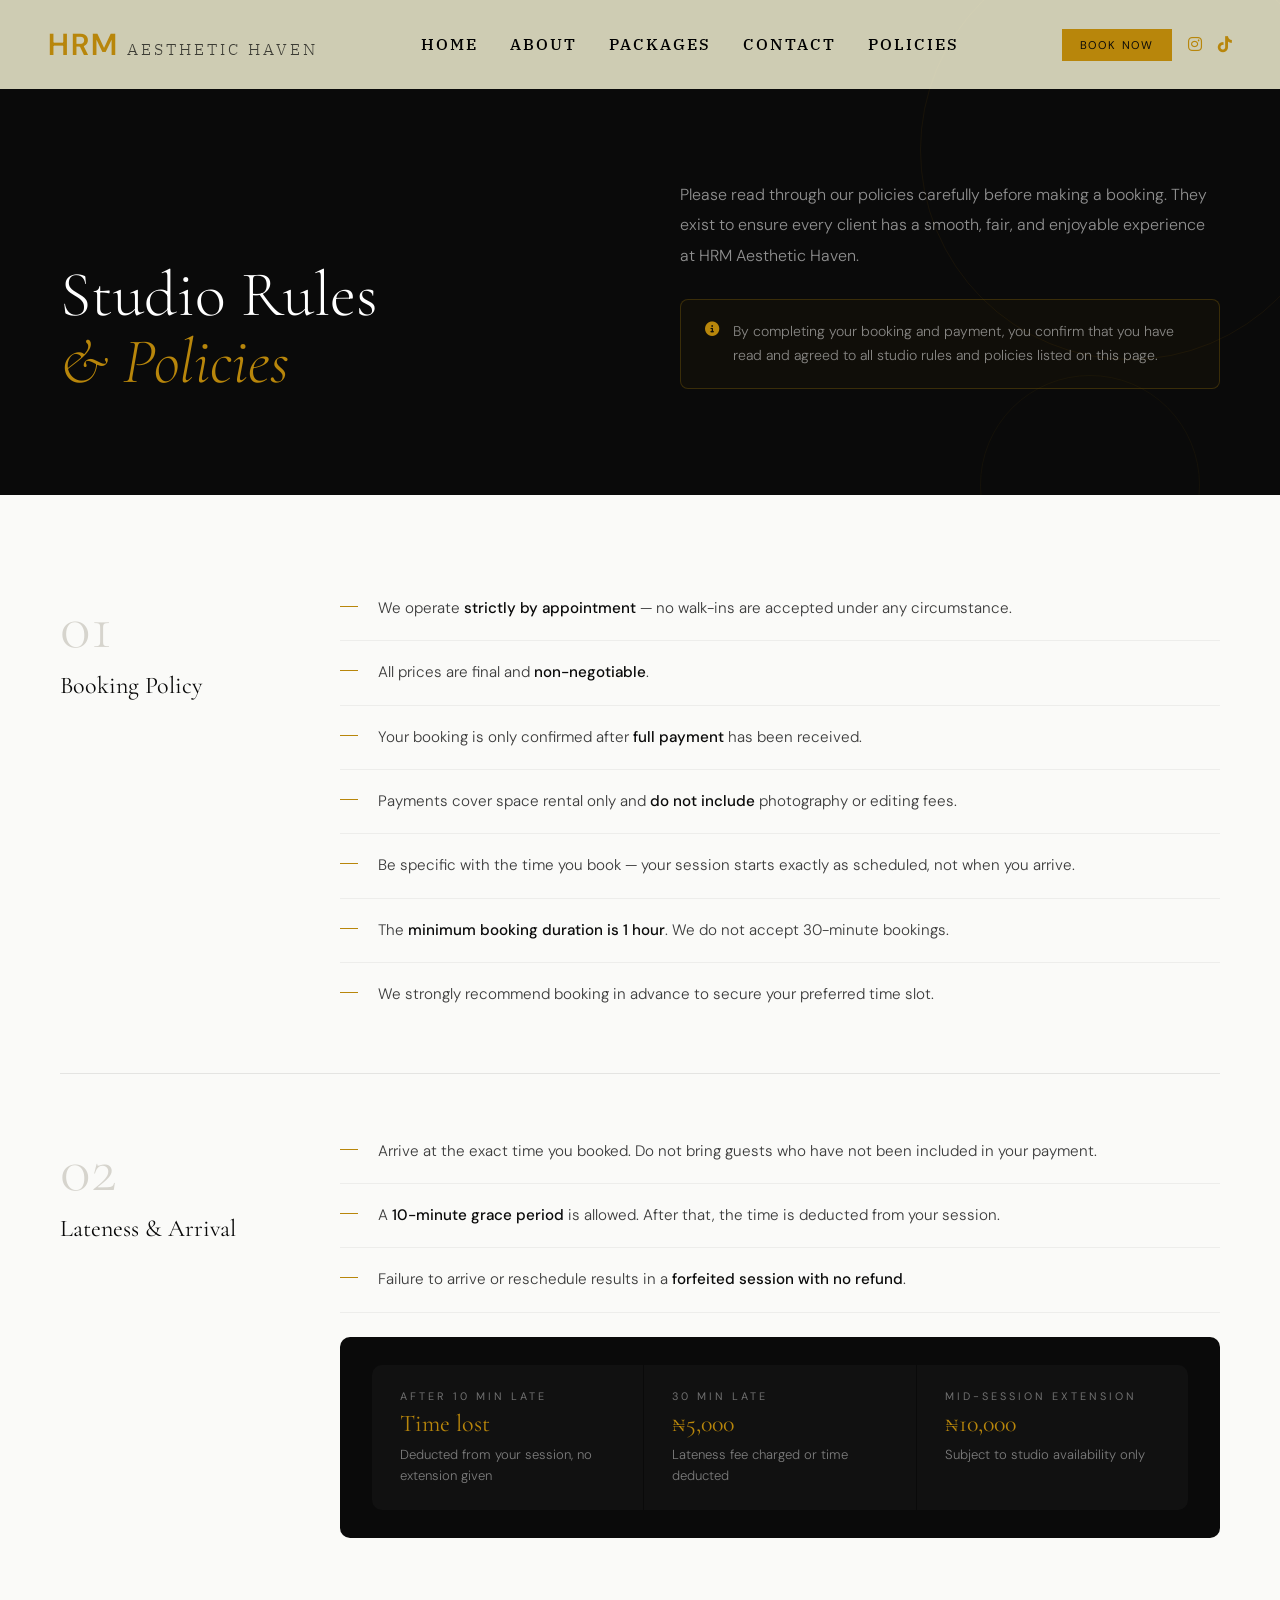
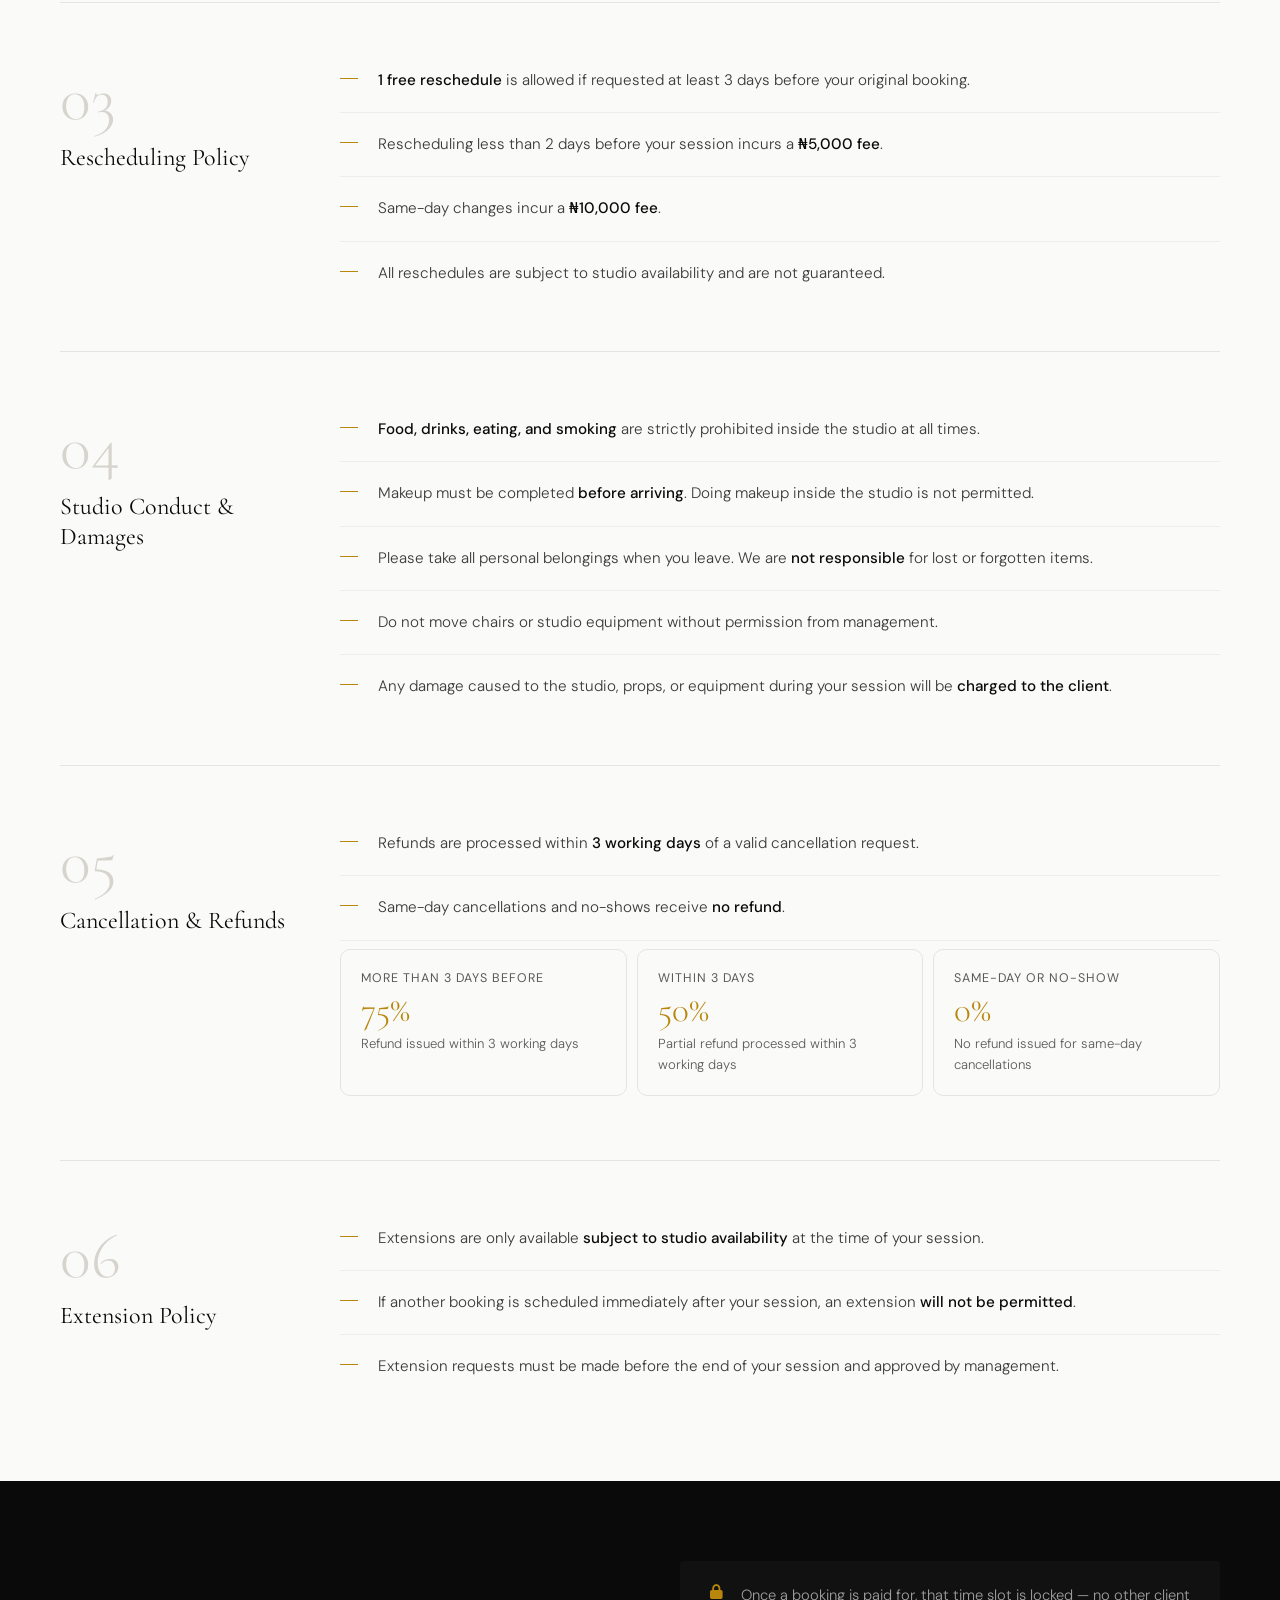
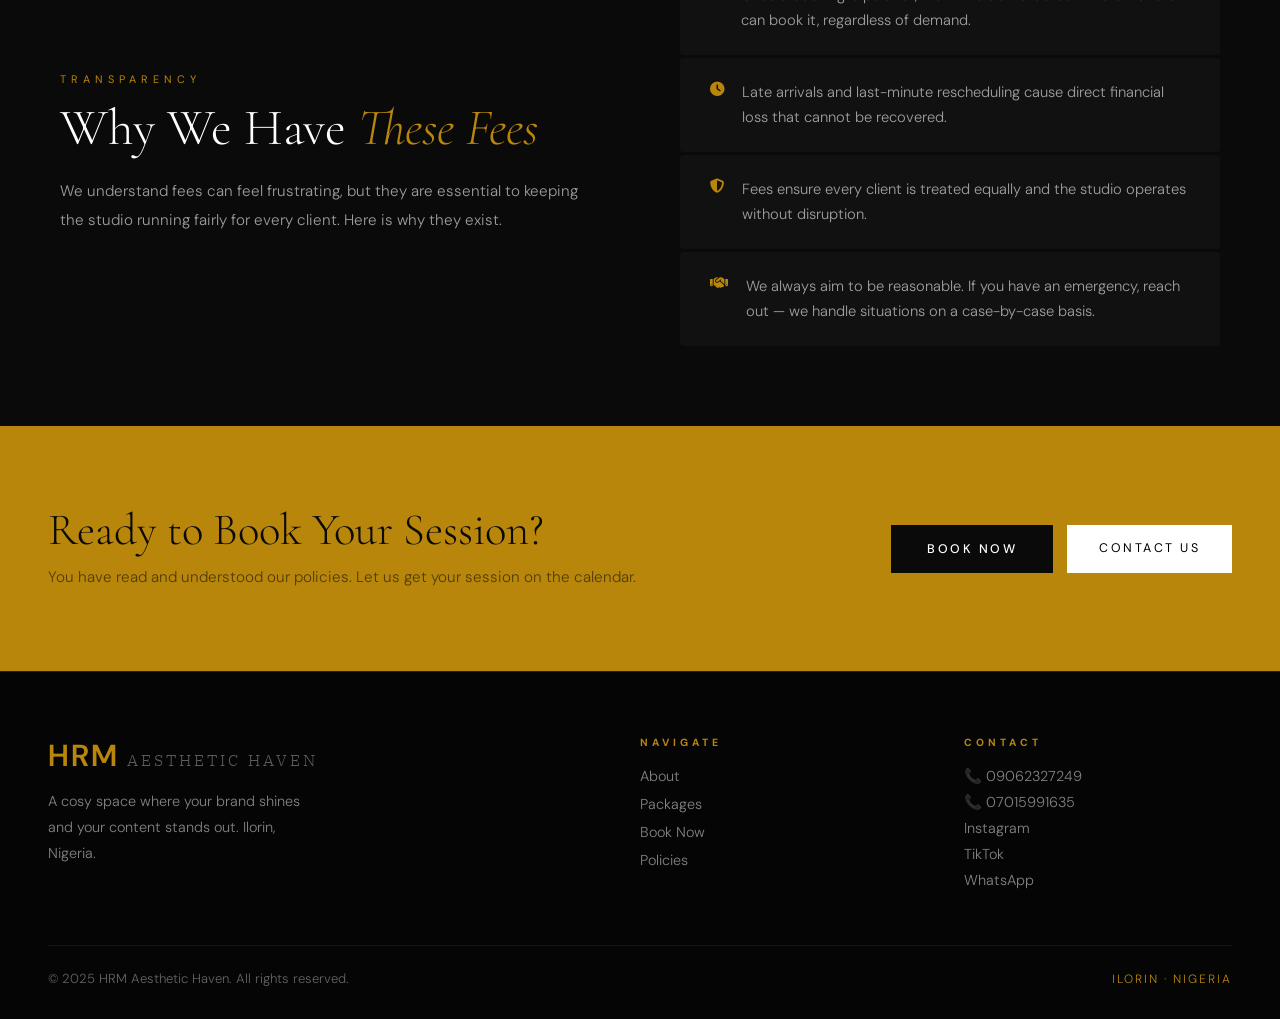
<file: rules.html>
<!doctype html>
<html lang="en">
  <head>
    <meta charset="UTF-8" />
    <meta name="viewport" content="width=device-width, initial-scale=1.0" />
    <title>Studio Rules & Policies — HRM Aesthetic Haven</title>
    <link
      href="https://fonts.googleapis.com/css2?family=Cormorant+Garamond:ital,wght@0,300;0,400;0,600;1,300;1,400;1,600&family=DM+Sans:wght@300;400;500&display=swap"
      rel="stylesheet"
    />
    <link
      href="https://fonts.googleapis.com/css2?family=IBM+Plex+Serif:wght@400;600;700&display=swap"
      rel="stylesheet"
    />
    <link
      rel="stylesheet"
      href="https://cdnjs.cloudflare.com/ajax/libs/font-awesome/6.5.0/css/all.min.css"
    />
    <link rel="stylesheet" href="style.css" />
    <style>
      /* ── PAGE HERO ── */
      .rules-hero {
        background: var(--black);
        padding: 180px 48px 100px;
        position: relative;
        overflow: hidden;
      }
      .rules-hero::before {
        content: "";
        position: absolute;
        top: -60px;
        right: -60px;
        width: 420px;
        height: 420px;
        border-radius: 50%;
        border: 1px solid rgba(184, 134, 11, 0.08);
      }
      .rules-hero::after {
        content: "";
        position: absolute;
        bottom: -100px;
        right: 80px;
        width: 220px;
        height: 220px;
        border-radius: 50%;
        border: 1px solid rgba(184, 134, 11, 0.06);
      }
      .rules-hero-inner {
        max-width: 1160px;
        margin: 0 auto;
        display: grid;
        grid-template-columns: 1fr 1fr;
        gap: 80px;
        align-items: end;
      }
      .rules-hero h1 {
        font-family: "Cormorant Garamond", serif;
        font-size: clamp(3rem, 5vw, 5rem);
        font-weight: 300;
        color: #fff;
        line-height: 1.05;
        margin-top: 16px;
      }
      .rules-hero h1 em {
        font-style: italic;
        color: var(--gold);
      }
      .rules-hero-right {
        padding-bottom: 6px;
      }
      .rules-hero-right p {
        font-size: 1rem;
        color: rgba(255, 255, 255, 0.55);
        font-weight: 300;
        line-height: 1.9;
        margin-bottom: 28px;
      }
      .rules-notice {
        display: flex;
        gap: 14px;
        align-items: flex-start;
        padding: 20px 24px;
        border: 1px solid rgba(184, 134, 11, 0.25);
        border-radius: 8px;
        background: rgba(184, 134, 11, 0.04);
      }
      .rules-notice i {
        color: var(--gold);
        font-size: 0.9rem;
        margin-top: 2px;
        flex-shrink: 0;
      }
      .rules-notice p {
        font-size: 0.88rem;
        color: rgba(255, 255, 255, 0.5);
        font-weight: 300;
        line-height: 1.7;
        margin: 0;
      }

      /* ── POLICY SECTIONS ── */
      .policies-wrap {
        background: var(--white);
        padding: 100px 48px;
      }
      .policies-inner {
        max-width: 1160px;
        margin: 0 auto;
      }
      .policy-block {
        display: grid;
        grid-template-columns: 280px 1fr;
        gap: 0;
        border-bottom: 1px solid var(--border-light);
        padding: 64px 0;
      }
      .policy-block:first-child {
        padding-top: 0;
      }
      .policy-block:last-child {
        border-bottom: none;
        padding-bottom: 0;
      }
      .policy-label {
        padding-right: 48px;
      }
      .policy-label .policy-num {
        font-family: "Cormorant Garamond", serif;
        font-size: 4rem;
        font-weight: 300;
        color: rgba(52, 41, 13, 0.18);
        line-height: 1;
        margin-bottom: 12px;
        display: block;
      }
      .policy-label h3 {
        font-family: "Cormorant Garamond", serif;
        font-size: 1.5rem;
        font-weight: 400;
        color: var(--black);
        line-height: 1.25;
      }
      .policy-label .gold-rule {
        margin: 18px 0 0;
        width: 32px;
      }
      .policy-rules {
        display: flex;
        flex-direction: column;
        gap: 0;
      }
      .policy-rule-item {
        display: flex;
        gap: 20px;
        align-items: flex-start;
        padding: 18px 0;
        border-bottom: 1px solid rgba(0, 0, 0, 0.05);
      }
      .policy-rule-item:first-child {
        padding-top: 0;
      }
      .policy-rule-item:last-child {
        border-bottom: none;
        padding-bottom: 0;
      }
      .rule-dash {
        width: 18px;
        height: 1px;
        background: var(--gold);
        flex-shrink: 0;
        margin-top: 11px;
      }
      .policy-rule-item p {
        font-size: 0.95rem;
        color: var(--text-body);
        font-weight: 300;
        line-height: 1.8;
      }
      .policy-rule-item p strong {
        font-weight: 500;
        color: var(--black);
      }

      /* ── FEE CALLOUT ── */
      .fee-callout {
        background: var(--black);
        border-radius: 10px;
        padding: 28px 32px;
        margin-top: 24px;
        display: grid;
        grid-template-columns: repeat(3, 1fr);
        gap: 1px;
        background: var(--black);
        overflow: hidden;
      }
      .fee-item {
        padding: 24px 28px;
        background: var(--black-2);
        display: flex;
        flex-direction: column;
        gap: 6px;
      }
      .fee-item:first-child {
        border-radius: 10px 0 0 10px;
      }
      .fee-item:last-child {
        border-radius: 0 10px 10px 0;
      }
      .fee-label {
        font-size: 0.68rem;
        letter-spacing: 3px;
        text-transform: uppercase;
        color: rgba(255, 255, 255, 0.4);
        font-weight: 400;
      }
      .fee-amount {
        font-family: "Cormorant Garamond", serif;
        font-size: 1.5rem;
        font-weight: 400;
        color: var(--gold);
      }
      .fee-desc {
        font-size: 0.82rem;
        color: rgba(255, 255, 255, 0.45);
        font-weight: 300;
        line-height: 1.6;
      }

      /* ── REFUND TABLE ── */
      .refund-grid {
        margin-top: 8px;
        display: grid;
        grid-template-columns: repeat(3, 1fr);
        gap: 10px;
      }
      .refund-card {
        border: 1px solid var(--border-light);
        border-radius: 10px;
        padding: 20px 20px;
        display: flex;
        flex-direction: column;
        gap: 6px;
      }
      .refund-card .refund-when {
        font-size: 0.78rem;
        letter-spacing: 1px;
        text-transform: uppercase;
        color: var(--text-muted);
        font-weight: 400;
      }
      .refund-card .refund-pct {
        font-family: "Cormorant Garamond", serif;
        font-size: 2.2rem;
        font-weight: 300;
        color: var(--gold);
        line-height: 1;
      }
      .refund-card .refund-note {
        font-size: 0.82rem;
        color: var(--text-muted);
        font-weight: 300;
        line-height: 1.6;
      }

      /* ── WHY WE CHARGE ── */
      .why-block {
        background: var(--black);
        padding: 80px 48px;
      }
      .why-inner {
        max-width: 1160px;
        margin: 0 auto;
        display: grid;
        grid-template-columns: 1fr 1fr;
        gap: 80px;
        align-items: center;
      }
      .why-text p {
        font-size: 0.95rem;
        color: rgba(255, 255, 255, 0.6);
        font-weight: 300;
        line-height: 1.9;
        margin-top: 20px;
      }
      .why-points {
        display: flex;
        flex-direction: column;
        gap: 3px;
      }
      .why-point {
        background: var(--black-2);
        padding: 22px 28px;
        display: flex;
        gap: 18px;
        align-items: flex-start;
        border-left: 2px solid transparent;
        transition:
          border-color 0.3s,
          background 0.3s;
        border-radius: 4px;
      }
      .why-point:hover {
        border-left-color: var(--gold);
        background: #161616;
      }
      .why-point i {
        color: var(--gold);
        font-size: 0.9rem;
        margin-top: 2px;
        flex-shrink: 0;
      }
      .why-point p {
        font-size: 0.92rem;
        color: rgba(255, 255, 255, 0.6);
        font-weight: 300;
        line-height: 1.7;
      }

      /* ── BOTTOM CTA ── */
      .rules-cta-bottom {
        background: var(--gold);
        padding: 80px 48px;
        display: grid;
        grid-template-columns: 1fr auto;
        gap: 40px;
        align-items: center;
      }
      .rules-cta-bottom h2 {
        font-family: "Cormorant Garamond", serif;
        font-size: clamp(2rem, 3.5vw, 3rem);
        font-weight: 300;
        color: var(--black);
        line-height: 1.1;
      }
      .rules-cta-bottom p {
        font-size: 0.95rem;
        color: rgba(0, 0, 0, 0.55);
        font-weight: 300;
        margin-top: 10px;
        line-height: 1.7;
      }
      .rules-cta-bottom .cta-actions {
        display: flex;
        gap: 14px;
        flex-shrink: 0;
        flex-wrap: wrap;
        justify-content: flex-end;
      }

      /* ── RESPONSIVE ── */
      @media (max-width: 960px) {
        .rules-hero {
          padding: 140px 20px 64px;
        }
        .rules-hero-inner {
          grid-template-columns: 1fr;
          gap: 36px;
        }
        .policies-wrap {
          padding: 64px 20px;
        }
        .policy-block {
          grid-template-columns: 1fr;
          gap: 32px;
          padding: 48px 0;
        }
        .policy-label {
          padding-right: 0;
        }
        .policy-label .policy-num {
          font-size: 2.8rem;
        }
        .fee-callout {
          grid-template-columns: 1fr;
        }
        .fee-item:first-child {
          border-radius: 10px 10px 0 0;
        }
        .fee-item:last-child {
          border-radius: 0 0 10px 10px;
        }
        .refund-grid {
          grid-template-columns: 1fr;
        }
        .why-block {
          padding: 64px 20px;
        }
        .why-inner {
          grid-template-columns: 1fr;
          gap: 40px;
        }
        .rules-cta-bottom {
          grid-template-columns: 1fr;
          padding: 56px 20px;
        }
        .rules-cta-bottom .cta-actions {
          justify-content: flex-start;
        }
      }
    </style>
  </head>
  <body>
    <!-- NAV -->
    <nav id="nav">
      <div class="logo">
        <span class="logo-hrm">HRM</span>
        <span class="logo-name">Aesthetic Haven</span>
      </div>
      <ul class="nav-links" id="navLinks">
        <li><a href="/">Home</a></li>
        <li><a href="/#about">About</a></li>
        <li><a href="/#packages">Packages</a></li>
        <li><a href="/#contact">Contact</a></li>
        <li><a href="/rules">Policies</a></li>
        <li class="mobile-only-book" style="margin-top: 8px">
          <a
            href="/booking"
            style="
              background: var(--gold);
              color: #000;
              padding: 10px 24px;
              letter-spacing: 2px;
            "
            >Book Now</a
          >
        </li>
      </ul>
      <div class="nav-extras">
        <a class="btn-book" href="/booking">Book Now</a>
        <a
          href="https://instagram.com/HRM_aesthetic_haven"
          target="_blank"
          aria-label="Instagram"
          ><i class="fab fa-instagram"></i
        ></a>
        <a
          href="https://tiktok.com/@HRM_aesthetic_haven1"
          target="_blank"
          aria-label="TikTok"
          ><i class="fab fa-tiktok"></i
        ></a>
        <button class="menu-toggle" onclick="toggleNav()" aria-label="Menu">
          ☰
        </button>
      </div>
    </nav>

    <!-- PAGE HERO -->
    <div class="rules-hero">
      <div class="rules-hero-inner">
        <div class="rules-hero-left reveal">
          <h1>Studio Rules <br /><em>&amp; Policies</em></h1>
        </div>
        <div class="rules-hero-right reveal">
          <p>
            Please read through our policies carefully before making a booking.
            They exist to ensure every client has a smooth, fair, and enjoyable
            experience at HRM Aesthetic Haven.
          </p>
          <div class="rules-notice">
            <i class="fas fa-circle-info"></i>
            <p>
              By completing your booking and payment, you confirm that you have
              read and agreed to all studio rules and policies listed on this
              page.
            </p>
          </div>
        </div>
      </div>
    </div>

    <!-- POLICIES -->
    <div class="policies-wrap">
      <div class="policies-inner">
        <!-- 01 Booking -->
        <div class="policy-block reveal">
          <div class="policy-label">
            <span class="policy-num">01</span>
            <h3>Booking Policy</h3>
          </div>
          <div class="policy-rules">
            <div class="policy-rule-item">
              <div class="rule-dash"></div>
              <p>
                We operate <strong>strictly by appointment</strong> — no
                walk-ins are accepted under any circumstance.
              </p>
            </div>
            <div class="policy-rule-item">
              <div class="rule-dash"></div>
              <p>All prices are final and <strong>non-negotiable</strong>.</p>
            </div>
            <div class="policy-rule-item">
              <div class="rule-dash"></div>
              <p>
                Your booking is only confirmed after
                <strong>full payment</strong> has been received.
              </p>
            </div>
            <div class="policy-rule-item">
              <div class="rule-dash"></div>
              <p>
                Payments cover space rental only and
                <strong>do not include</strong> photography or editing fees.
              </p>
            </div>
            <div class="policy-rule-item">
              <div class="rule-dash"></div>
              <p>
                Be specific with the time you book — your session starts exactly
                as scheduled, not when you arrive.
              </p>
            </div>
            <div class="policy-rule-item">
              <div class="rule-dash"></div>
              <p>
                The <strong>minimum booking duration is 1 hour</strong>. We do
                not accept 30-minute bookings.
              </p>
            </div>
            <div class="policy-rule-item">
              <div class="rule-dash"></div>
              <p>
                We strongly recommend booking in advance to secure your
                preferred time slot.
              </p>
            </div>
          </div>
        </div>

        <!-- 02 Lateness -->
        <div class="policy-block reveal">
          <div class="policy-label">
            <span class="policy-num">02</span>
            <h3>Lateness &amp; Arrival</h3>
          </div>
          <div class="policy-rules">
            <div class="policy-rule-item">
              <div class="rule-dash"></div>
              <p>
                Arrive at the exact time you booked. Do not bring guests who
                have not been included in your payment.
              </p>
            </div>
            <div class="policy-rule-item">
              <div class="rule-dash"></div>
              <p>
                A <strong>10-minute grace period</strong> is allowed. After
                that, the time is deducted from your session.
              </p>
            </div>
            <div class="policy-rule-item">
              <div class="rule-dash"></div>
              <p>
                Failure to arrive or reschedule results in a
                <strong>forfeited session with no refund</strong>.
              </p>
            </div>

            <div class="fee-callout">
              <div class="fee-item">
                <span class="fee-label">After 10 min late</span>
                <span class="fee-amount">Time lost</span>
                <span class="fee-desc"
                  >Deducted from your session, no extension given</span
                >
              </div>
              <div class="fee-item">
                <span class="fee-label">30 min late</span>
                <span class="fee-amount">₦5,000</span>
                <span class="fee-desc"
                  >Lateness fee charged or time deducted</span
                >
              </div>
              <div class="fee-item">
                <span class="fee-label">Mid-session extension</span>
                <span class="fee-amount">₦10,000</span>
                <span class="fee-desc"
                  >Subject to studio availability only</span
                >
              </div>
            </div>
          </div>
        </div>

        <!-- 03 Rescheduling -->
        <div class="policy-block reveal">
          <div class="policy-label">
            <span class="policy-num">03</span>
            <h3>Rescheduling Policy</h3>
          </div>
          <div class="policy-rules">
            <div class="policy-rule-item">
              <div class="rule-dash"></div>
              <p>
                <strong>1 free reschedule</strong> is allowed if requested at
                least 3 days before your original booking.
              </p>
            </div>
            <div class="policy-rule-item">
              <div class="rule-dash"></div>
              <p>
                Rescheduling less than 2 days before your session incurs a
                <strong>₦5,000 fee</strong>.
              </p>
            </div>
            <div class="policy-rule-item">
              <div class="rule-dash"></div>
              <p>Same-day changes incur a <strong>₦10,000 fee</strong>.</p>
            </div>
            <div class="policy-rule-item">
              <div class="rule-dash"></div>
              <p>
                All reschedules are subject to studio availability and are not
                guaranteed.
              </p>
            </div>
          </div>
        </div>

        <!-- 04 Damages -->
        <div class="policy-block reveal">
          <div class="policy-label">
            <span class="policy-num">04</span>
            <h3>Studio Conduct &amp; Damages</h3>
          </div>
          <div class="policy-rules">
            <div class="policy-rule-item">
              <div class="rule-dash"></div>
              <p>
                <strong>Food, drinks, eating, and smoking</strong> are strictly
                prohibited inside the studio at all times.
              </p>
            </div>
            <div class="policy-rule-item">
              <div class="rule-dash"></div>
              <p>
                Makeup must be completed <strong>before arriving</strong>. Doing
                makeup inside the studio is not permitted.
              </p>
            </div>
            <div class="policy-rule-item">
              <div class="rule-dash"></div>
              <p>
                Please take all personal belongings when you leave. We are
                <strong>not responsible</strong> for lost or forgotten items.
              </p>
            </div>
            <div class="policy-rule-item">
              <div class="rule-dash"></div>
              <p>
                Do not move chairs or studio equipment without permission from
                management.
              </p>
            </div>
            <div class="policy-rule-item">
              <div class="rule-dash"></div>
              <p>
                Any damage caused to the studio, props, or equipment during your
                session will be <strong>charged to the client</strong>.
              </p>
            </div>
          </div>
        </div>

        <!-- 05 Cancellation & Refunds -->
        <div class="policy-block reveal">
          <div class="policy-label">
            <span class="policy-num">05</span>
            <h3>Cancellation &amp; Refunds</h3>
          </div>
          <div class="policy-rules">
            <div class="policy-rule-item">
              <div class="rule-dash"></div>
              <p>
                Refunds are processed within <strong>3 working days</strong> of
                a valid cancellation request.
              </p>
            </div>
            <div class="policy-rule-item">
              <div class="rule-dash"></div>
              <p>
                Same-day cancellations and no-shows receive
                <strong>no refund</strong>.
              </p>
            </div>

            <div class="refund-grid">
              <div class="refund-card">
                <span class="refund-when">More than 3 days before</span>
                <span class="refund-pct">75%</span>
                <span class="refund-note"
                  >Refund issued within 3 working days</span
                >
              </div>
              <div class="refund-card">
                <span class="refund-when">Within 3 days</span>
                <span class="refund-pct">50%</span>
                <span class="refund-note"
                  >Partial refund processed within 3 working days</span
                >
              </div>
              <div class="refund-card">
                <span class="refund-when">Same-day or no-show</span>
                <span class="refund-pct">0%</span>
                <span class="refund-note"
                  >No refund issued for same-day cancellations</span
                >
              </div>
            </div>
          </div>
        </div>

        <!-- 06 Extensions -->
        <div class="policy-block reveal">
          <div class="policy-label">
            <span class="policy-num">06</span>
            <h3>Extension Policy</h3>
          </div>
          <div class="policy-rules">
            <div class="policy-rule-item">
              <div class="rule-dash"></div>
              <p>
                Extensions are only available
                <strong>subject to studio availability</strong> at the time of
                your session.
              </p>
            </div>
            <div class="policy-rule-item">
              <div class="rule-dash"></div>
              <p>
                If another booking is scheduled immediately after your session,
                an extension <strong>will not be permitted</strong>.
              </p>
            </div>
            <div class="policy-rule-item">
              <div class="rule-dash"></div>
              <p>
                Extension requests must be made before the end of your session
                and approved by management.
              </p>
            </div>
          </div>
        </div>
      </div>
    </div>

    <!-- WHY WE CHARGE -->
    <div class="why-block">
      <div class="why-inner">
        <div class="why-text reveal">
          <span class="eyebrow">Transparency</span>
          <h2 class="h2-white">Why We Have <em>These Fees</em></h2>
          <p>
            We understand fees can feel frustrating, but they are essential to
            keeping the studio running fairly for every client. Here is why they
            exist.
          </p>
        </div>
        <div class="why-points reveal">
          <div class="why-point">
            <i class="fas fa-lock"></i>
            <p>
              Once a booking is paid for, that time slot is locked — no other
              client can book it, regardless of demand.
            </p>
          </div>
          <div class="why-point">
            <i class="fas fa-clock"></i>
            <p>
              Late arrivals and last-minute rescheduling cause direct financial
              loss that cannot be recovered.
            </p>
          </div>
          <div class="why-point">
            <i class="fas fa-shield-halved"></i>
            <p>
              Fees ensure every client is treated equally and the studio
              operates without disruption.
            </p>
          </div>
          <div class="why-point">
            <i class="fas fa-handshake"></i>
            <p>
              We always aim to be reasonable. If you have an emergency, reach
              out — we handle situations on a case-by-case basis.
            </p>
          </div>
        </div>
      </div>
    </div>

    <!-- CTA -->
    <div class="rules-cta-bottom">
      <div>
        <h2>Ready to Book Your Session?</h2>
        <p>
          You have read and understood our policies. Let us get your session on
          the calendar.
        </p>
      </div>
      <div class="cta-actions">
        <a class="btn-solid-dark" href="/booking">Book Now</a>
        <a class="btn-ghost-light" href="/#contact">Contact Us</a>
      </div>
    </div>

    <!-- FOOTER -->
    <footer>
      <div class="footer-grid">
        <div>
          <div class="logo">
            <span class="logo-hrm">HRM</span>
            <span class="logo-name" style="color: rgba(255, 255, 255, 0.5)"
              >Aesthetic Haven</span
            >
          </div>
          <p class="footer-desc">
            A cosy space where your brand shines and your content stands out.
            Ilorin, Nigeria.
          </p>
        </div>
        <div class="fc">
          <h4>Navigate</h4>
          <ul>
            <li><a href="/#about">About</a></li>
            <li><a href="/#packages">Packages</a></li>
            <li><a href="/booking">Book Now</a></li>
            <li><a href="/rules">Policies</a></li>
          </ul>
        </div>
        <div class="fc">
          <h4>Contact</h4>
          <p>📞 09062327249</p>
          <p>📞 07015991635</p>
          <p style="margin-top: 8px">
            <a href="https://instagram.com/HRM_aesthetic_haven" target="_blank"
              >Instagram</a
            >
          </p>
          <p>
            <a href="https://tiktok.com/@HRM_aesthetic_haven1" target="_blank"
              >TikTok</a
            >
          </p>
          <p>
            <a href="https://wa.me/2349062327249" target="_blank">WhatsApp</a>
          </p>
        </div>
      </div>
      <div class="footer-bot">
        <p>&copy; 2025 HRM Aesthetic Haven. All rights reserved.</p>
        <p class="gold">Ilorin · Nigeria</p>
      </div>
    </footer>

    <script>
      (function () {
        var mobileBook = document.querySelector(".mobile-only-book");
        function checkWidth() {
          mobileBook.style.display = window.innerWidth > 960 ? "none" : "";
        }
        checkWidth();
        window.addEventListener("resize", checkWidth);
      })();

      var nav = document.getElementById("nav");
      window.addEventListener("scroll", function () {
        nav.classList.toggle("scrolled", window.scrollY > 60);
      });

      function toggleNav() {
        document.getElementById("navLinks").classList.toggle("open");
      }
      document.querySelectorAll("#navLinks a").forEach(function (a) {
        a.addEventListener("click", function () {
          document.getElementById("navLinks").classList.remove("open");
        });
      });

      var reveals = document.querySelectorAll(".reveal");
      var obs = new IntersectionObserver(
        function (entries) {
          entries.forEach(function (e) {
            if (e.isIntersecting) e.target.classList.add("visible");
          });
        },
        { threshold: 0.08 },
      );
      reveals.forEach(function (el) {
        obs.observe(el);
      });
    </script>
  </body>
</html>
</file>
<file: style.css>
:root {
  --gold: #b8860b;
  --gold-light: #d4a017;
  --black: #0a0a0a;
  --black-2: #111111;
  --white: #fafaf8;
  --text-body: #3a3a3a;
  --text-muted: #5a5a5a;
  --border-light: rgba(0, 0, 0, 0.09);
  --border-gold: rgba(184, 134, 11, 0.22);
}
*,
*::before,
*::after {
  margin: 0;
  padding: 0;
  box-sizing: border-box;
}
html {
  scroll-behavior: smooth;
}
body {
  font-family: "DM Sans", sans-serif;
  background: var(--white);
  color: var(--black);
  overflow-x: hidden;
}
a {
  text-decoration: none;
  color: inherit;
}

/* ── NAV ── */
nav {
  position: fixed;
  top: 0;
  font-family: "DM Sans", sans-serif;
  left: 0;
  right: 0;
  z-index: 1000;
  display: flex;
  align-items: center;
  justify-content: space-between;
  padding: 25px 48px;
  background: rgba(251, 248, 218, 0.82);
  transition:
    background 0.4s,
    padding 0.4s;
}
nav.scrolled {
  backdrop-filter: blur(14px);
  padding: 25px 48px;
  border-bottom: 1px solid var(--border-gold);
}

.logo {
  display: flex;
  align-items: baseline;
  gap: 8px;
  flex-shrink: 0;
  min-width: 0;
}
.logo-hrm {
  font-family: "DM Sans", sans-serif;
  font-size: 1.9rem;
  font-weight: 600;
  color: var(--gold);
  letter-spacing: 2px;
  white-space: nowrap;
  flex-shrink: 0;
}
.logo-name {
  font-size: 1rem;
  font-weight: 300;
  color: #000;
  letter-spacing: 3px;
  text-transform: uppercase;
  opacity: 0.7;
  font-family: "IBM Plex Serif", serif;
  white-space: nowrap;
}

/* Desktop nav links (centre) */
.nav-links {
  display: flex;
  list-style: none;
  gap: 32px;
}
.nav-links a {
  font-family: "IBM Plex Serif", serif;
  font-size: 1rem;
  letter-spacing: 2px;
  text-transform: uppercase;
  font-weight: 500;
  color: #000;
  transition: color 0.3s;
}
.nav-links a:hover {
  color: var(--gold);
}

/* Desktop right cluster */
.nav-extras {
  display: flex;
  align-items: center;
  gap: 16px;
  flex-shrink: 0;
}
.btn-book {
  font-size: 0.7rem;
  letter-spacing: 1.8px;
  text-transform: uppercase;
  background: var(--gold);
  color: var(--black);
  border: none;
  padding: 9px 18px;
  transition: background 0.3s;
  cursor: pointer;
  white-space: nowrap;
}
.btn-book:hover {
  background: var(--gold-light);
}
.nav-extras i {
  font-size: 1rem;
  color: var(--gold);
}
.menu-toggle {
  display: none;
  font-size: 22px;
  cursor: pointer;
  color: #000;
  background: none;
  border: none;
}

/* ── HERO ── */
.hero {
  position: relative;
  height: 100vh;
  justify-content: center;
  min-height: 600px;
  overflow: hidden;
}
.hero-slide {
  position: absolute;
  inset: 0;
  background-size: cover;
  background-position: center;
  opacity: 0;
  transition: opacity 1.2s ease-in-out;
}
.hero-slide.active {
  opacity: 1;
}
.hero-overlay {
  position: absolute;
  inset: 0;
  background: linear-gradient(
    to right,
    rgba(0, 0, 0, 0.9) 0%,
    rgba(0, 0, 0, 0.7) 55%,
    rgba(0, 0, 0, 0.5) 100%
  );
  z-index: 1;
}
.hero-content {
  position: absolute;
  z-index: 2;
  bottom: 80px;
  left: 0;
  right: 0;
  margin: auto;
  margin-top: -50px;
  text-align: center;

  animation: fadeSlide 1.2s 0.3s both;
}
.hero-eyebrow {
  font-size: 0.65rem;
  letter-spacing: 5px;
  text-transform: e;
  color: var(--gold);
  margin-bottom: 18px;
  font-weight: 400;
}
.hero-h1 {
  font-family: "IBM Plex Serif", serif;
  font-size: clamp(3rem, 5.5vw, 5rem);
  font-weight: 700;
  line-height: 1.05;
  color: #fff;
  margin-bottom: 18px;
}
.hero-h1 em {
  color: #fff;
  font-style: italic;
}
.hero-sub {
  font-size: 1.05rem;
  line-height: 1.85;
  color: rgba(255, 255, 255, 0.78);
  font-weight: 300;
  margin-bottom: 36px;
  margin-left: auto;
  margin-right: auto;
  max-width: 460px;
}
.hero-actions {
  display: flex;
  gap: 14px;
  flex-wrap: wrap;
  justify-content: center;
}
.btn-primary {
  background: var(--gold);
  color: var(--black);
  font-size: 0.78rem;
  letter-spacing: 2.5px;
  text-transform: uppercase;
  font-weight: 500;
  padding: 15px 32px;
  transition: all 0.3s;
  display: inline-block;
}
.btn-primary:hover {
  background: var(--gold-light);
  transform: translateY(-2px);
}
.btn-ghost-light {
  background: white;
  color: black;
  font-size: 0.78rem;
  letter-spacing: 2.5px;
  text-transform: uppercase;
  font-weight: 400;
  padding: 15px 32px;
  transition: all 0.3s;
  display: inline-block;
}
.btn-ghost-light:hover {
  border-color: var(--gold);
  color: var(--gold);
}
.btn-ghost-white {
  border: 1px solid rgba(255, 255, 255, 0.35);
  color: rgba(255, 255, 255, 0.88);
  font-size: 0.78rem;
  letter-spacing: 2px;
  text-transform: uppercase;
  font-weight: 400;
  padding: 13px 28px;
  transition: all 0.3s;
  display: inline-block;
}
.btn-ghost-white:hover {
  border-color: var(--gold);
  color: var(--gold);
}
.hero-dots {
  position: absolute;
  z-index: 3;
  bottom: 80px;
  right: 52px;
  display: flex;
  flex-direction: column;
  gap: 10px;
}
.hero-dot {
  width: 2px;
  height: 28px;
  background: rgba(245, 242, 238, 0.2);
  cursor: pointer;
  transition: all 0.3s;
}
.hero-dot.active {
  background: var(--gold);
  height: 42px;
}
@keyframes fadeSlide {
  from {
    opacity: 0;
    transform: translateY(24px);
  }
  to {
    opacity: 1;
    transform: translateY(0);
  }
}

/* ── SHARED ── */
section {
  padding: 100px 48px;
}
.container {
  max-width: 1160px;
  margin: 0 auto;
}
.eyebrow {
  font-size: 0.68rem;
  letter-spacing: 5px;
  text-transform: uppercase;
  color: var(--gold);
  margin-bottom: 14px;
  display: block;
  font-weight: 400;
}
.h2-black {
  font-family: "Cormorant Garamond", serif;
  font-size: clamp(2.4rem, 4vw, 3.6rem);
  font-weight: 300;
  line-height: 1.1;
  color: var(--black);
}
.h2-black em {
  font-style: italic;
  color: var(--gold);
}
.h2-white {
  font-family: "Cormorant Garamond", serif;
  font-size: clamp(2.4rem, 4vw, 3.6rem);
  font-weight: 300;
  line-height: 1.1;
  color: #fff;
}
.h2-white em {
  font-style: italic;
  color: var(--gold);
}
.gold-rule {
  width: 44px;
  height: 1px;
  background: var(--gold);
  margin: 24px 0;
}

/* ── ABOUT ── */
.about {
  background: #fff;
  padding: 100px 48px;
}
.about-inner {
  max-width: 1160px;
  margin: 0 auto;
  display: grid;
  grid-template-columns: 1fr 1fr;
  gap: 72px;
  align-items: center;
}
.about-text {
  display: flex;
  flex-direction: column;
  justify-content: center;
}
.about-text > p {
  font-size: 0.95rem;
  line-height: 1.9;
  color: var(--text-body);
  font-weight: 300;
  margin-bottom: 32px;
  max-width: 420px;
}
.perfect-label {
  font-family: "Cormorant Garamond", serif;
  font-size: 1.15rem;
  font-weight: 400;
  color: var(--black);
  margin-bottom: 16px;
}
.perfect-grid {
  display: grid;
  grid-template-columns: 1fr 1fr;
  gap: 0;
  margin-bottom: 36px;
}
.perfect-item {
  font-size: 0.88rem;
  font-weight: 300;
  color: var(--text-muted);
  padding: 10px 0;
  border-bottom: 1px solid rgba(0, 0, 0, 0.06);
  display: flex;
  align-items: center;
  gap: 10px;
}
.perfect-item::before {
  content: "";
  width: 5px;
  height: 1px;
  background: var(--gold);
  flex-shrink: 0;
}
.about-images {
  position: relative;
  height: 520px;
}
.about-img-main {
  position: absolute;
  left: 0;
  top: 50px;
  width: 72%;
  height: 440px;
  border-radius: 14px;
  overflow: hidden;
  box-shadow: 0 20px 60px rgba(0, 0, 0, 0.13);
}
.about-img-main img {
  width: 100%;
  height: 100%;
  object-fit: cover;
  display: block;
}
.about-img-small {
  position: absolute;
  right: 0;
  top: 0;
  width: 40%;
  height: 220px;
  border-radius: 12px;
  overflow: hidden;
  box-shadow: 0 12px 40px rgba(0, 0, 0, 0.15);
  border: 3px solid #fff;
}
.about-img-small img {
  width: 100%;
  height: 100%;
  object-fit: cover;
  display: block;
}

/* ── SHOWCASE SLIDER ── */
.showcase {
  background: var(--white);
  padding: 80px 0;
  overflow: hidden;
}
.showcase-hdr {
  text-align: center;
  margin-bottom: 52px;
  padding: 0 48px;
}
.showcase-track-wrap {
  position: relative;
  overflow: hidden;
}
.showcase-track {
  display: flex;
  transition: transform 0.6s cubic-bezier(0.4, 0, 0.2, 1);
  will-change: transform;
}
.showcase-slide {
  min-width: 100%;
  padding: 0 48px;
  box-sizing: border-box;
}
.showcase-slide-inner {
  max-width: 900px;
  margin: 0 auto;
  display: grid;
  grid-template-columns: 1.1fr 1fr;
  gap: 32px;
  align-items: center;
}
.showcase-img-main {
  border-radius: 14px;
  overflow: hidden;
  aspect-ratio: 4/5;
  box-shadow: 0 24px 64px rgba(0, 0, 0, 0.12);
}
.showcase-img-main img {
  width: 100%;
  height: 100%;
  object-fit: cover;
  display: block;
}
.showcase-imgs-col {
  display: flex;
  flex-direction: column;
  gap: 16px;
}
.showcase-imgs-col .img-sm {
  border-radius: 10px;
  overflow: hidden;
  aspect-ratio: 4/3;
  box-shadow: 0 8px 28px rgba(0, 0, 0, 0.1);
}
.showcase-imgs-col .img-sm img {
  width: 100%;
  height: 100%;
  object-fit: cover;
  display: block;
}
.showcase-info {
  padding: 0 16px;
}
.showcase-title {
  font-family: "Cormorant Garamond", serif;
  font-size: 2.2rem;
  font-weight: 300;
  color: var(--black);
  margin-bottom: 12px;
  line-height: 1.2;
}
.showcase-title em {
  font-style: italic;
  color: var(--gold);
}
.showcase-desc {
  font-size: 0.92rem;
  color: var(--text-muted);
  font-weight: 300;
  line-height: 1.8;
  margin-bottom: 24px;
}
.showcase-controls {
  display: flex;
  align-items: center;
  gap: 20px;
  justify-content: center;
  margin-top: 40px;
}
.sc-arrow {
  width: 44px;
  height: 44px;
  border-radius: 50%;
  border: 1px solid var(--border-gold);
  background: transparent;
  display: flex;
  align-items: center;
  justify-content: center;
  cursor: pointer;
  transition: all 0.3s;
  color: var(--gold);
  font-size: 0.9rem;
}
.sc-arrow:hover {
  background: var(--gold);
  color: #000;
}
.sc-dots {
  display: flex;
  gap: 8px;
  align-items: center;
}
.sc-dot {
  width: 6px;
  height: 6px;
  border-radius: 50%;
  background: rgba(184, 134, 11, 0.25);
  cursor: pointer;
  transition: all 0.3s;
}
.sc-dot.active {
  background: var(--gold);
  width: 20px;
  border-radius: 3px;
}

/* ── STUDIO SPACES ── */
.studio {
  background: var(--black);
  padding: 100px 48px;
}
.studio-hdr {
  display: flex;
  align-items: flex-end;
  justify-content: space-between;
  margin-bottom: 72px;
  gap: 24px;
}
.series-block {
  margin-bottom: 80px;
}
.series-block:last-child {
  margin-bottom: 0;
}
.series-title-row {
  display: flex;
  align-items: center;
  gap: 20px;
  margin-bottom: 28px;
  flex-wrap: wrap;
}
.series-badge {
  font-size: 0.62rem;
  letter-spacing: 3px;
  text-transform: uppercase;
  background: var(--gold);
  color: var(--black);
  padding: 6px 16px;
  flex-shrink: 0;
}
.series-name {
  font-family: "Cormorant Garamond", serif;
  font-size: 1.8rem;
  font-weight: 300;
  color: #fff;
}
.series-mood {
  font-size: 0.85rem;
  color: rgba(255, 255, 255, 0.45);
  font-weight: 300;
  margin-left: auto;
  letter-spacing: 1px;
}
.series-gallery {
  display: grid;
  grid-template-columns: repeat(4, 1fr);
  gap: 12px;
}
.series-gallery .img-wrap {
  overflow: hidden;
  border-radius: 10px;
  aspect-ratio: 3/4;
}
.series-gallery .img-wrap img {
  width: 100%;
  height: 100%;
  object-fit: cover;
  display: block;
  filter: brightness(0.9) saturate(0.95);
  transition:
    filter 0.4s,
    transform 0.45s;
}
.series-gallery .img-wrap img:hover {
  filter: brightness(1.05) saturate(1.05);
  transform: scale(1.04);
}
.series-divider {
  height: 1px;
  background: rgba(184, 134, 11, 0.18);
  margin: 80px 0;
}

/* ── PACKAGES ── */
.packages {
  background: #fff;
}
.pkg-hdr {
  display: flex;
  align-items: flex-end;
  justify-content: space-between;
  margin-bottom: 56px;
  gap: 24px;
  flex-wrap: wrap;
}
.pkg-grid {
  display: grid;
  grid-template-columns: repeat(3, 1fr);
  border: 1px solid var(--border-light);
  border-radius: 14px;
  overflow: hidden;
}
.pkg-card {
  border-right: 1px solid var(--border-light);
  background: #fff;
  transition: background 0.3s;
}
.pkg-card:last-child {
  border-right: none;
}
.pkg-card:hover {
  background: #fafaf8;
}
.pkg-card.featured {
  background: #fafaf8;
}
.pkg-head {
  padding: 32px 32px 24px;
  border-bottom: 1px solid var(--border-light);
}
.pkg-card.featured .pkg-head {
  background: var(--gold);
}
.pkg-card.featured .pkg-head .eyebrow {
  color: rgba(0, 0, 0, 0.5);
}
.pkg-card.featured .pkg-head h3 {
  color: var(--black);
}
.pkg-head h3 {
  font-family: "Cormorant Garamond", serif;
  font-size: 1.7rem;
  font-weight: 400;
  color: var(--black);
}
.pkg-body {
  padding: 28px 32px 36px;
}
.pkg-list {
  list-style: none;
}
.pkg-list li {
  font-size: 0.95rem;
  font-weight: 300;
  color: var(--text-body);
  padding: 13px 0;
  border-bottom: 1px solid rgba(0, 0, 0, 0.05);
  display: flex;
  gap: 14px;
  align-items: flex-start;
  line-height: 1.55;
}
.pkg-list li:last-child {
  border-bottom: none;
}
.pkg-list li::before {
  content: "";
  flex-shrink: 0;
  width: 12px;
  height: 1px;
  background: var(--gold);
  margin-top: 10px;
}
.pkg-note {
  margin-top: 20px;
  padding: 14px 16px;
  border-left: 2px solid var(--gold);
  background: rgba(184, 134, 11, 0.05);
  border-radius: 0 6px 6px 0;
}
.pkg-note p {
  font-size: 0.88rem;
  color: var(--text-muted);
  font-weight: 300;
  line-height: 1.75;
}

/* ── EQUIPMENT ── */
.equipment {
  background: var(--black);
}
.eq-hdr {
  display: flex;
  align-items: flex-end;
  justify-content: space-between;
  margin-bottom: 52px;
  gap: 24px;
}
.eq-sub {
  font-size: 1rem;
  color: rgba(255, 255, 255, 0.6);
  font-weight: 300;
  line-height: 1.8;
  max-width: 300px;
}
.eq-rows {
  display: flex;
  flex-direction: column;
  gap: 3px;
}
.eq-row {
  background: var(--black-2);
  display: flex;
  align-items: center;
  gap: 32px;
  padding: 28px 36px;
  border-left: 2px solid transparent;
  transition:
    background 0.3s,
    border-color 0.3s;
  border-radius: 4px;
}
.eq-row:hover {
  background: #161616;
  border-left-color: var(--gold);
}
.eq-row-num {
  font-family: "Cormorant Garamond", serif;
  font-size: 1.8rem;
  color: rgba(184, 134, 11, 0.6);
  font-weight: 600;
  min-width: 38px;
  line-height: 1;
}
.eq-row-text {
  flex: 1;
}
.eq-row-text h4 {
  font-family: "Cormorant Garamond", serif;
  font-size: 1.3rem;
  font-weight: 400;
  color: #fff;
  margin-bottom: 6px;
}
.eq-row-text p {
  font-size: 0.9rem;
  color: rgba(255, 255, 255, 0.6);
  font-weight: 300;
  line-height: 1.6;
}
.eq-badge {
  font-size: 0.62rem;
  letter-spacing: 2.5px;
  text-transform: uppercase;
  color: var(--gold);
  border: 1px solid rgba(184, 134, 11, 0.4);
  padding: 7px 18px;
  white-space: nowrap;
}

/* ── PHOTOGRAPHY ── */
.photography {
  background: #fff;
}
.photo-lead {
  max-width: 520px;
  margin-bottom: 52px;
}
.photo-lead p {
  font-size: 1rem;
  color: var(--text-muted);
  font-weight: 300;
  line-height: 1.85;
}
.photo-panels {
  display: grid;
  grid-template-columns: 1fr 1fr;
  border: 1px solid var(--border-light);
  border-radius: 14px;
  overflow: hidden;
}
.photo-panel {
  padding: 44px;
}
.photo-panel:first-child {
  border-right: 1px solid var(--border-light);
}
.photo-panel h3 {
  font-family: "Cormorant Garamond", serif;
  font-size: 1.4rem;
  font-weight: 400;
  color: var(--black);
  margin-bottom: 22px;
  padding-bottom: 16px;
  border-bottom: 1px solid rgba(184, 134, 11, 0.2);
}
.photo-list {
  list-style: none;
}
.photo-list li {
  font-size: 0.92rem;
  color: var(--text-body);
  font-weight: 300;
  padding: 12px 0;
  border-bottom: 1px solid rgba(0, 0, 0, 0.05);
  display: flex;
  gap: 12px;
  line-height: 1.55;
}
.photo-list li:last-child {
  border-bottom: none;
}
.photo-list li::before {
  content: "";
  flex-shrink: 0;
  width: 12px;
  height: 1px;
  background: var(--gold);
  margin-top: 10px;
}

/* ── RULES ── */
.rules {
  background: var(--black);
}
.rules-hdr {
  display: flex;
  align-items: flex-end;
  justify-content: space-between;
  margin-bottom: 52px;
  gap: 24px;
}
.rules-grid {
  display: grid;
  grid-template-columns: 1fr 1fr;
  gap: 3px;
}
.rule-card {
  background: var(--black-2);
  padding: 36px;
  display: flex;
  gap: 26px;
  align-items: flex-start;
  transition: background 0.3s;
  border-radius: 4px;
}
.rule-card:hover {
  background: #161616;
}
.rule-num {
  font-family: "Cormorant Garamond", serif;
  font-size: 2.4rem;
  color: rgba(184, 134, 11, 0.55);
  font-weight: 600;
  line-height: 1;
  flex-shrink: 0;
  min-width: 44px;
}
.rule-body h4 {
  font-size: 0.82rem;
  letter-spacing: 1.5px;
  text-transform: uppercase;
  font-weight: 500;
  color: #fff;
  margin-bottom: 10px;
}
.rule-body p {
  font-size: 0.92rem;
  color: rgba(255, 255, 255, 0.65);
  font-weight: 300;
  line-height: 1.75;
}

/* ── RULES CTA ── */
.rules-cta {
  background: var(--gold);
  padding: 68px 48px;
  text-align: center;
}
.rules-cta h3 {
  font-family: "Cormorant Garamond", serif;
  font-size: 2.4rem;
  font-weight: 300;
  color: var(--black);
  margin-bottom: 10px;
}
.rules-cta p {
  font-size: 0.95rem;
  color: rgba(0, 0, 0, 0.6);
  font-weight: 300;
  margin-bottom: 30px;
}
.btn-solid-dark {
  background: var(--black);
  color: #fff;
  font-size: 0.78rem;
  letter-spacing: 2.5px;
  text-transform: uppercase;
  font-weight: 500;
  padding: 16px 36px;
  transition: all 0.3s;
  display: inline-block;
}
.btn-solid-dark:hover {
  background: #222;
  transform: translateY(-2px);
}

/* ── CONTACT ── */
.contact {
  background: #fff;
}
.contact-grid {
  display: grid;
  grid-template-columns: 1fr 1.2fr;
  gap: 72px;
  margin-top: 52px;
}
.contact-info h3 {
  font-family: "Cormorant Garamond", serif;
  font-size: 1.4rem;
  font-weight: 400;
  color: var(--black);
  margin-bottom: 28px;
}
.c-row {
  display: flex;
  gap: 14px;
  align-items: center;
  margin-bottom: 20px;
}
.c-row i {
  color: var(--gold);
  width: 18px;
  text-align: center;
  flex-shrink: 0;
  font-size: 1rem;
}
.c-row span,
.c-row a {
  font-size: 0.95rem;
  color: var(--text-muted);
  font-weight: 300;
  transition: color 0.3s;
}
.c-row a:hover {
  color: var(--gold);
}
.contact-form {
  display: flex;
  flex-direction: column;
  gap: 12px;
}
.contact-form input,
.contact-form textarea {
  background: #fafaf8;
  border: 1px solid var(--border-light);
  color: var(--black);
  font-family: "DM Sans", sans-serif;
  font-size: 0.95rem;
  font-weight: 300;
  padding: 14px 18px;
  outline: none;
  transition: border-color 0.3s;
  border-radius: 8px;
}
.contact-form input::placeholder,
.contact-form textarea::placeholder {
  color: rgba(0, 0, 0, 0.3);
}
.contact-form input:focus,
.contact-form textarea:focus {
  border-color: var(--gold);
}
.contact-form textarea {
  height: 120px;
  resize: none;
}
.btn-form {
  background: var(--gold);
  color: var(--black);
  font-size: 0.78rem;
  letter-spacing: 2px;
  text-transform: uppercase;
  font-weight: 500;
  padding: 16px 32px;
  border: none;
  cursor: pointer;
  transition: background 0.3s;
  align-self: flex-start;
}
.btn-form:hover {
  background: var(--gold-light);
}

/* ── FOOTER ── */
footer {
  background: #050505;
  border-top: 1px solid var(--border-gold);
  padding: 64px 48px 32px;
}
.footer-grid {
  display: grid;
  grid-template-columns: 2fr 1fr 1fr;
  gap: 56px;
  margin-bottom: 48px;
}
.footer-desc {
  font-size: 0.9rem;
  color: rgba(255, 255, 255, 0.5);
  font-weight: 300;
  line-height: 1.8;
  margin-top: 14px;
  max-width: 260px;
}
.fc h4 {
  font-size: 0.65rem;
  letter-spacing: 4px;
  text-transform: uppercase;
  color: var(--gold);
  margin-bottom: 18px;
}
.fc ul {
  list-style: none;
}
.fc ul li {
  margin-bottom: 10px;
}
.fc ul li a,
.fc p {
  font-size: 0.9rem;
  color: rgba(255, 255, 255, 0.5);
  font-weight: 300;
  transition: color 0.3s;
  display: block;
  margin-bottom: 8px;
}
.fc ul li a:hover {
  color: var(--gold);
}
.footer-bot {
  border-top: 1px solid rgba(255, 255, 255, 0.06);
  padding-top: 24px;
  display: flex;
  justify-content: space-between;
  align-items: center;
}
.footer-bot p {
  font-size: 0.82rem;
  color: rgba(255, 255, 255, 0.38);
  font-weight: 300;
}
.footer-bot .gold {
  color: var(--gold);
  font-size: 0.75rem;
  letter-spacing: 2px;
  text-transform: uppercase;
}

/* ── REVEAL ── */
.reveal {
  opacity: 0;
  transform: translateY(22px);
  transition:
    opacity 0.7s ease,
    transform 0.7s ease;
}
.reveal.visible {
  opacity: 1;
  transform: translateY(0);
}
.reveal.d1 {
  transition-delay: 0.12s;
}
.reveal.d2 {
  transition-delay: 0.24s;
}

/* ── MOBILE NAV OVERLAY ── */
.nav-links.open {
  display: flex;
  flex-direction: column;
  position: fixed;
  top: 0;
  left: 0;
  right: 0;
  bottom: 0;
  background: rgba(0, 0, 0, 0.97);
  justify-content: center;
  align-items: center;
  gap: 36px;
  z-index: 999;
}
.nav-links.open a {
  font-size: 1.2rem;
  letter-spacing: 4px;
  color: var(--white);
}

/* ────────── RESPONSIVE ────────── */

/* Tablet */
@media (max-width: 1024px) {
  .series-gallery {
    grid-template-columns: repeat(2, 1fr);
  }
  .series-gallery .img-wrap {
    aspect-ratio: 4/3;
  }
  .showcase-slide-inner {
    grid-template-columns: 1fr;
    max-width: 520px;
  }
  .showcase-imgs-col {
    flex-direction: row;
  }
  .showcase-imgs-col .img-sm {
    flex: 1;
  }
}

/* Mobile */
@media (max-width: 960px) {
  section {
    padding: 64px 20px;
  }
  .studio {
    padding: 64px 20px;
  }
  .about {
    padding: 64px 20px;
  }
  .equipment {
    padding: 64px 20px;
  }
  .photography {
    padding: 64px 20px;
  }
  .rules {
    padding: 64px 20px;
  }
  .packages {
    padding: 64px 20px;
  }
  .contact {
    padding: 64px 20px;
  }

  /* Add this line to fix about section padding */
  .about {
    padding-left: 20px !important;
    padding-right: 20px !important;
  }
  /* ── MOBILE NAV FIX ──
           Layout: [logo + name]  [ig | tiktok | book now | ☰]
           No duplicate Book Now — it lives only in the right cluster on mobile,
           and inside the overlay menu (as a styled link). */
  nav {
    padding: 25px 20px;
  }
  nav.scrolled {
    padding: 25px 20px;
  }

  /* Hide the desktop centre links; show only in overlay */
  .nav-links:not(.open) {
    display: none;
  }
  .menu-toggle {
    display: block;
  }

  /* Right cluster: show IG, TikTok, Book Now, menu toggle */
  .nav-extras {
    gap: 12px;
  }
  /* Book Now button is visible on mobile */
  .nav-extras .btn-book {
    display: inline-block;
    padding: 8px 14px;
    font-size: 0.65rem;
  }

  /* Logo stays on one line */
  .logo-hrm {
    font-size: 1.5rem;
  }
  .logo-name {
    font-size: 0.55rem;
    letter-spacing: 2px;
  }

  /* HERO */

  .hero {
    height: 70vh;
  }
  .hero-content {
    left: 20px;
    right: 20px;
    bottom: 100px;
    max-width: 100%;
  }
  .hero-h1 {
    font-size: clamp(2.8rem, 8vw, 3.8rem);
  }
  .hero-sub {
    font-size: 1rem;
    max-width: 100%;
  }
  .hero-dots {
    right: 16px;
    bottom: 100px;
  }
  .about {
    background: #fff;
    padding-top: 20px;
    margin: 0;
  }
  /* ABOUT */
  .about-inner {
    grid-template-columns: 1fr;
    gap: 40px;
  }
  .about-images {
    height: 320px;
  }
  .about-img-main {
    width: 70%;
    height: 280px;
    top: 20px;
  }
  .about-img-small {
    width: 42%;
    height: 160px;
  }
  .perfect-grid {
    grid-template-columns: 1fr;
  }
  .about-text > p {
    max-width: 100%;
  }

  /* SHOWCASE */
  .showcase {
    padding: 64px 0;
  }
  .showcase-hdr {
    padding: 0 20px;
  }
  .showcase-slide {
    padding: 0 20px;
  }
  .showcase-slide-inner {
    grid-template-columns: 1fr;
    gap: 20px;
    max-width: 100%;
  }
  .showcase-imgs-col {
    flex-direction: row;
    gap: 10px;
  }
  .showcase-imgs-col .img-sm {
    flex: 1;
    aspect-ratio: 1/1;
  }
  .showcase-img-main {
    aspect-ratio: 3/2;
  }

  /* STUDIO */
  .studio-hdr {
    flex-direction: column;
    align-items: flex-start;
    gap: 14px;
  }
  .series-gallery {
    grid-template-columns: repeat(2, 1fr);
    gap: 8px;
  }
  .series-gallery .img-wrap {
    aspect-ratio: 1/1;
  }
  .series-name {
    font-size: 1.5rem;
  }
  .series-mood {
    display: none;
  }

  /* PACKAGES */
  .pkg-hdr {
    flex-direction: column;
    align-items: flex-start;
    gap: 14px;
  }
  .pkg-grid {
    grid-template-columns: 1fr;
    border-radius: 12px;
  }
  .pkg-card {
    border-right: none;
    border-bottom: 1px solid var(--border-light);
  }
  .pkg-card:last-child {
    border-bottom: none;
  }

  /* EQUIPMENT */
  .eq-hdr {
    flex-direction: column;
    align-items: flex-start;
    gap: 14px;
  }
  .eq-row {
    padding: 22px 20px;
    gap: 18px;
  }
  .eq-badge {
    display: none;
  }

  /* PHOTOGRAPHY */
  .photo-panels {
    grid-template-columns: 1fr;
  }
  .photo-panel:first-child {
    border-right: none;
    border-bottom: 1px solid var(--border-light);
  }
  .photo-panel {
    padding: 28px 24px;
  }

  /* RULES */
  .rules-hdr {
    flex-direction: column;
    align-items: flex-start;
    gap: 14px;
  }
  .rules-grid {
    grid-template-columns: 1fr;
  }
  .rule-card {
    padding: 28px 20px;
  }

  /* CONTACT */
  .contact-grid {
    grid-template-columns: 1fr;
    gap: 40px;
  }

  /* FOOTER */
  .footer-grid {
    grid-template-columns: 1fr;
    gap: 32px;
  }
  footer {
    padding: 48px 20px 24px;
  }
  .footer-bot {
    flex-direction: column;
    gap: 10px;
    text-align: center;
  }
}

@media (max-width: 480px) {
  .hero-h1 {
    font-size: 2.8rem;
  }
  .series-gallery {
    gap: 6px;
  }
  .about-images {
    height: 280px;
  }
  .about-img-main {
    height: 240px;
  }
  .about-img-small {
    height: 140px;
  }
  .showcase-slide-inner {
    gap: 14px;
  }
  .eq-row-num {
    font-size: 1.5rem;
    min-width: 28px;
  }
  /* Tighten nav on very small screens */
  .logo-hrm {
    font-size: 1.35rem;
  }
  .logo-name {
    display: none;
  }
  .nav-extras .btn-book {
    padding: 7px 10px;
    font-size: 0.6rem;
  }
}

.h2-black {
  color: var(--gold);
  font-weight: 400;
}
.about {
  display: grid;
  padding-left: 80px;
  padding-right: 80px;
  grid-template-columns: 1fr 1fr;
  min-height: 100vh; /* or a fixed height like 600px */
}

.about-left {
  padding: 4rem 3rem;
  display: flex;
  flex-direction: column;
  justify-content: center;
  gap: 1.5rem;
}

.about-left h2 {
  font-size: 34px;
  font-weight: 600;
  line-height: 1.3;
}

.about-left p {
  font-size: 15px;
  line-height: 2;
  color: black;
  max-width: 420px;
}

.about-right {
  position: relative;
  overflow: hidden;
}

.about-right img {
  width: 100%;
  height: 500px;
  object-fit: cover;
  border-radius: 14px;
  display: block;
}

@media (max-width: 768px) {
  .about {
    grid-template-columns: 1fr;
  }
  .about-right {
    min-height: 300px;
    order: -1; /* image on top on mobile */
  }
  .about-left {
    padding: 2.5rem 1.5rem;
  }
}

.about-btn {
  background: var(--gold);
  color: var(--black);
  font-size: 0.78rem;
  letter-spacing: 2px;
  text-transform: uppercase;
  font-weight: 400;
  padding: 13px 28px;
  transition: all 0.3s;
  display: inline-block;
  width: fit-content;
}

/* Replace the entire .perfect-space block with this */
.perfect-space {
  display: grid;
  grid-template-columns: 1fr 1fr;
  min-height: 580px;
}

.ps-left {
  position: relative;
  overflow: hidden;
}

.ps-left img {
  width: 500px;
  height: 410px;
  object-fit: cover;
  display: block;
  border-radius: 14px;
}

.ps-img-label {
  position: absolute;
  bottom: 2rem;
  left: 2rem;
}

.ps-img-label .eyebrow {
  display: block;
  color: rgba(255, 255, 255, 0.7);
  margin-bottom: 6px;
}

.ps-img-label h2 {
  font-family: "Cormorant Garamond", serif;
  font-size: clamp(1.6rem, 3vw, 2.4rem);
  font-weight: 300;
  color: #fff;
  line-height: 1.2;
}

.ps-img-label h2 em {
  color: var(--gold);
  font-style: italic;
}

.ps-right {
  padding: 2.5rem 2rem;
  display: flex;
  align-items: center;
  background: var(--white);
}

.ps-grid {
  display: grid;
  grid-template-columns: 1fr 1fr;
  gap: 10px;
  width: 100%;
}

.ps-card {
  background: #f9f9f9;
  border: 1px solid var(--border-light);
  border-radius: 12px;
  padding: 14px 16px;
  display: flex;
  align-items: center;
  gap: 12px;
  transition:
    border-color 0.2s,
    transform 0.2s;
}

.ps-card:hover {
  border-color: var(--gold);
  transform: translateY(-2px);
}

.ps-card i {
  font-size: 16px;
  color: var(--gold);
  flex-shrink: 0;
}

.ps-card span {
  font-size: 13px;
  font-weight: 500;
  color: var(--black);
}

@media (max-width: 768px) {
  .perfect-space {
    grid-template-columns: 1fr;
  }
  .ps-left {
    min-height: 280px;
  }
  .ps-right {
    padding: 1.5rem;
  }
}

.ps-right {
  padding: 2.5rem 2rem;
  display: flex;
  flex-direction: column;
  justify-content: center;
  gap: 1.5rem;
  background: var(--white);
}

.perfect-title {
  text-align: center;
}

.perfect-title h2 {
  font-family: "Cormorant Garamond", serif;
  font-size: clamp(1.8rem, 3vw, 2.8rem);
  font-weight: 300;
  color: var(--black);
  line-height: 1.2;
  margin-bottom: 12px;
}

.perfect-title h2 em {
  color: var(--gold);
  font-style: italic;
}

.perfect-title .gold-rule {
  margin: 12px auto 0;
}
</file>
